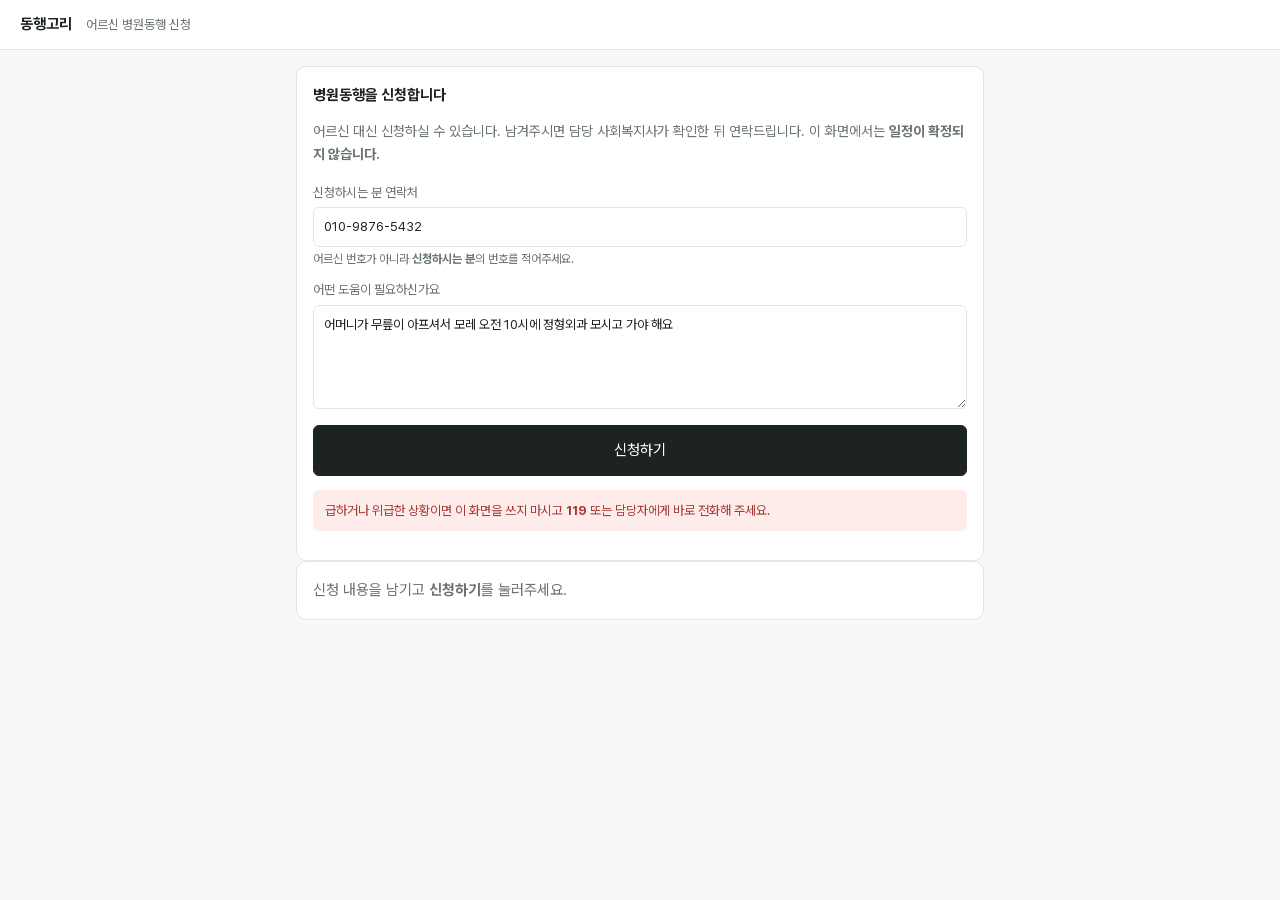
<file: frontend/public/index.html>
<!doctype html>
<html lang="ko">
<head>
<meta charset="utf-8">
<meta name="viewport" content="width=device-width, initial-scale=1">
<title>동행고리 — 병원동행 신청</title>
<link rel="stylesheet" href="fonts/pretendard.css">
<link rel="stylesheet" href="style.css">
</head>
<body class="guardian">

<header class="topbar">
  <div>
    <strong>동행고리</strong>
    <span class="sub">어르신 병원동행 신청</span>
  </div>
</header>

<main class="single">
  <section class="panel">
    <h2>병원동행을 신청합니다</h2>
    <p class="lead">
      어르신 대신 신청하실 수 있습니다. 남겨주시면 담당 사회복지사가 확인한 뒤
      연락드립니다. 이 화면에서는 <b>일정이 확정되지 않습니다.</b>
    </p>

    <label>신청하시는 분 연락처
      <input id="phone" inputmode="tel" placeholder="010-0000-0000" value="010-9876-5432">
      <span class="help">어르신 번호가 아니라 <b>신청하시는 분</b>의 번호를 적어주세요.</span>
    </label>

    <label>어떤 도움이 필요하신가요
      <textarea id="utterance" rows="4"
        placeholder="예) 어머니가 무릎이 아프셔서 모레 오전에 정형외과 모시고 가야 해요">어머니가 무릎이 아프셔서 모레 오전 10시에 정형외과 모시고 가야 해요</textarea>
    </label>

    <button id="btnSubmit" class="primary wide">신청하기</button>

    <p class="notice">
      급하거나 위급한 상황이면 이 화면을 쓰지 마시고 <b>119</b> 또는 담당자에게
      바로 전화해 주세요.
    </p>
  </section>

  <section class="panel">
    <div id="result" class="empty">신청 내용을 남기고 <b>신청하기</b>를 눌러주세요.</div>
  </section>
</main>

<script type="module" src="guardian.js"></script>
</body>
</html>
</file>
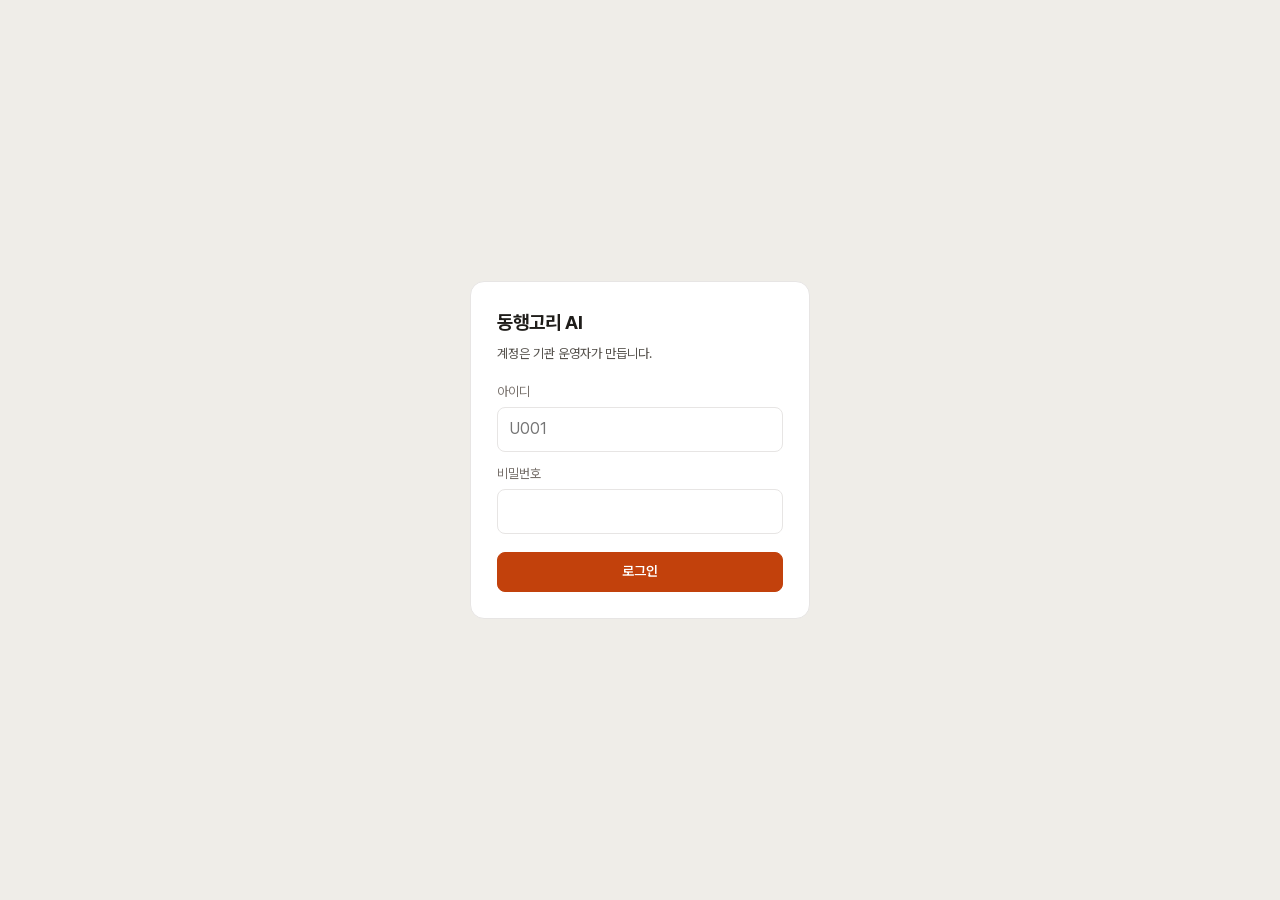
<file: frontend/public/console/index.html>
<!doctype html>
<html lang="ko">
<head>
<meta charset="utf-8">
<meta name="viewport" content="width=device-width, initial-scale=1">
<title>동행고리 AI — 사회복지사 콘솔</title>
<link rel="stylesheet" href="../fonts/pretendard.css">
<link rel="stylesheet" href="console.css">
</head>
<body>

<!-- 로그인 전 -->
<section id="view-login">
  <div class="login-card">
    <h2>동행고리 AI</h2>
    <p>계정은 기관 운영자가 만듭니다.</p>
    <div id="loginError" class="err hidden"></div>
    <label for="loginId">아이디</label>
    <input id="loginId" type="text" placeholder="U001" autocomplete="username">
    <label for="loginPassword">비밀번호</label>
    <input id="loginPassword" type="password" autocomplete="current-password">
    <button id="btnLogin" class="btn primary">로그인</button>
  </div>
</section>

<!-- 로그인 후 -->
<div id="app" class="hidden">
  <nav class="nav">
    <div class="brand"><span class="dot"></span>동행고리 AI</div>
    <button class="nav-item" data-screen="home">홈</button>
    <button class="nav-item" data-screen="requests">요청<span class="n" id="navReqN"></span></button>
    <button class="nav-item" data-screen="newintake" data-perm="intake.edit">새 접수</button>
    <button class="nav-item" data-screen="schedule">일정</button>
    <button class="nav-item" data-screen="elders">어르신</button>
    <button class="nav-item" data-screen="records">사후기록<span class="n" id="navRecN"></span></button>
    <div class="nav-foot">
      <!-- 감사 로그는 권한이 있는 사람에게만 보인다. 동행매니저는 자기가
           담당하지 않은 어르신의 확정 이력까지 볼 이유가 없다. -->
      <button class="nav-item" data-screen="audit" data-perm="audit.view">감사 로그</button>
      <button class="nav-item" data-screen="settings">설정</button>
      <div class="who" id="whoami"></div>
      <button id="btnLogout" class="btn ghost sm" style="padding-left:0">로그아웃</button>
    </div>
  </nav>
  <main class="main" id="main"></main>
</div>

<script type="module" src="app.js"></script>
</body>
</html>
</file>
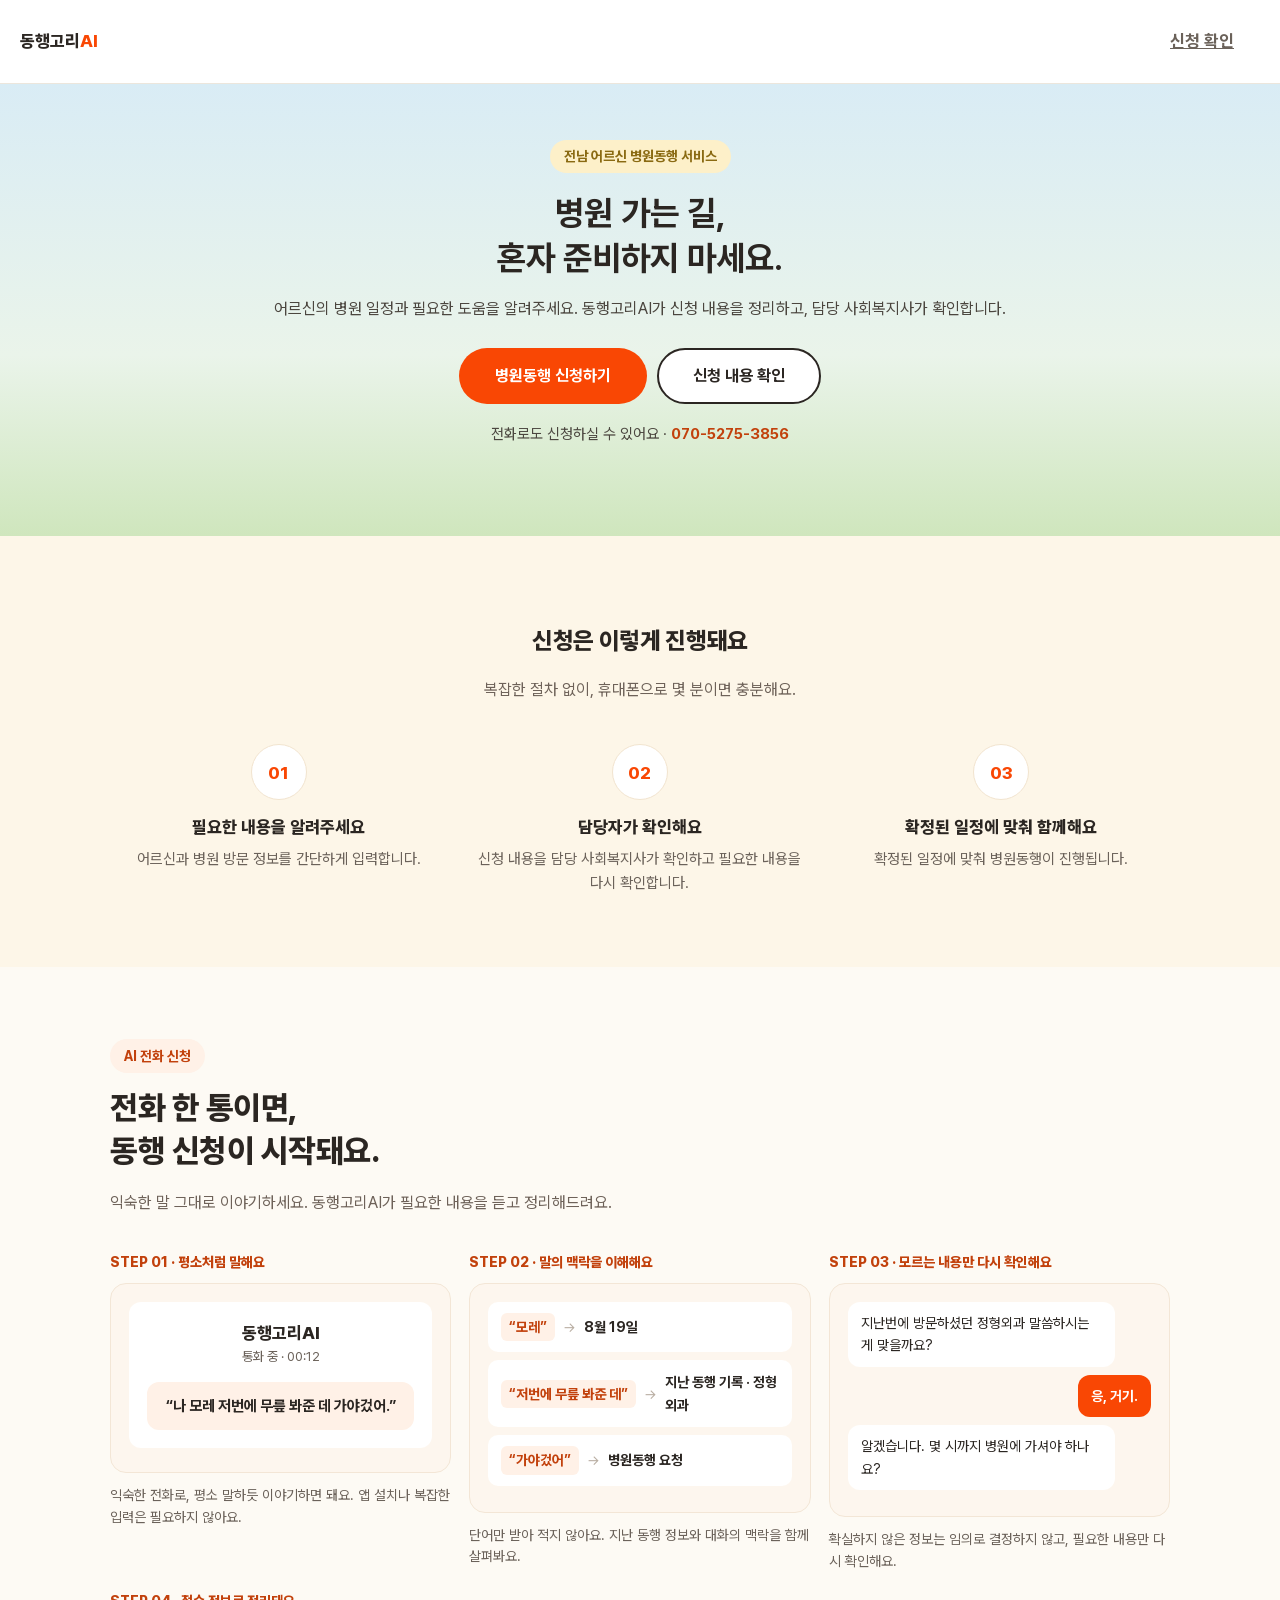
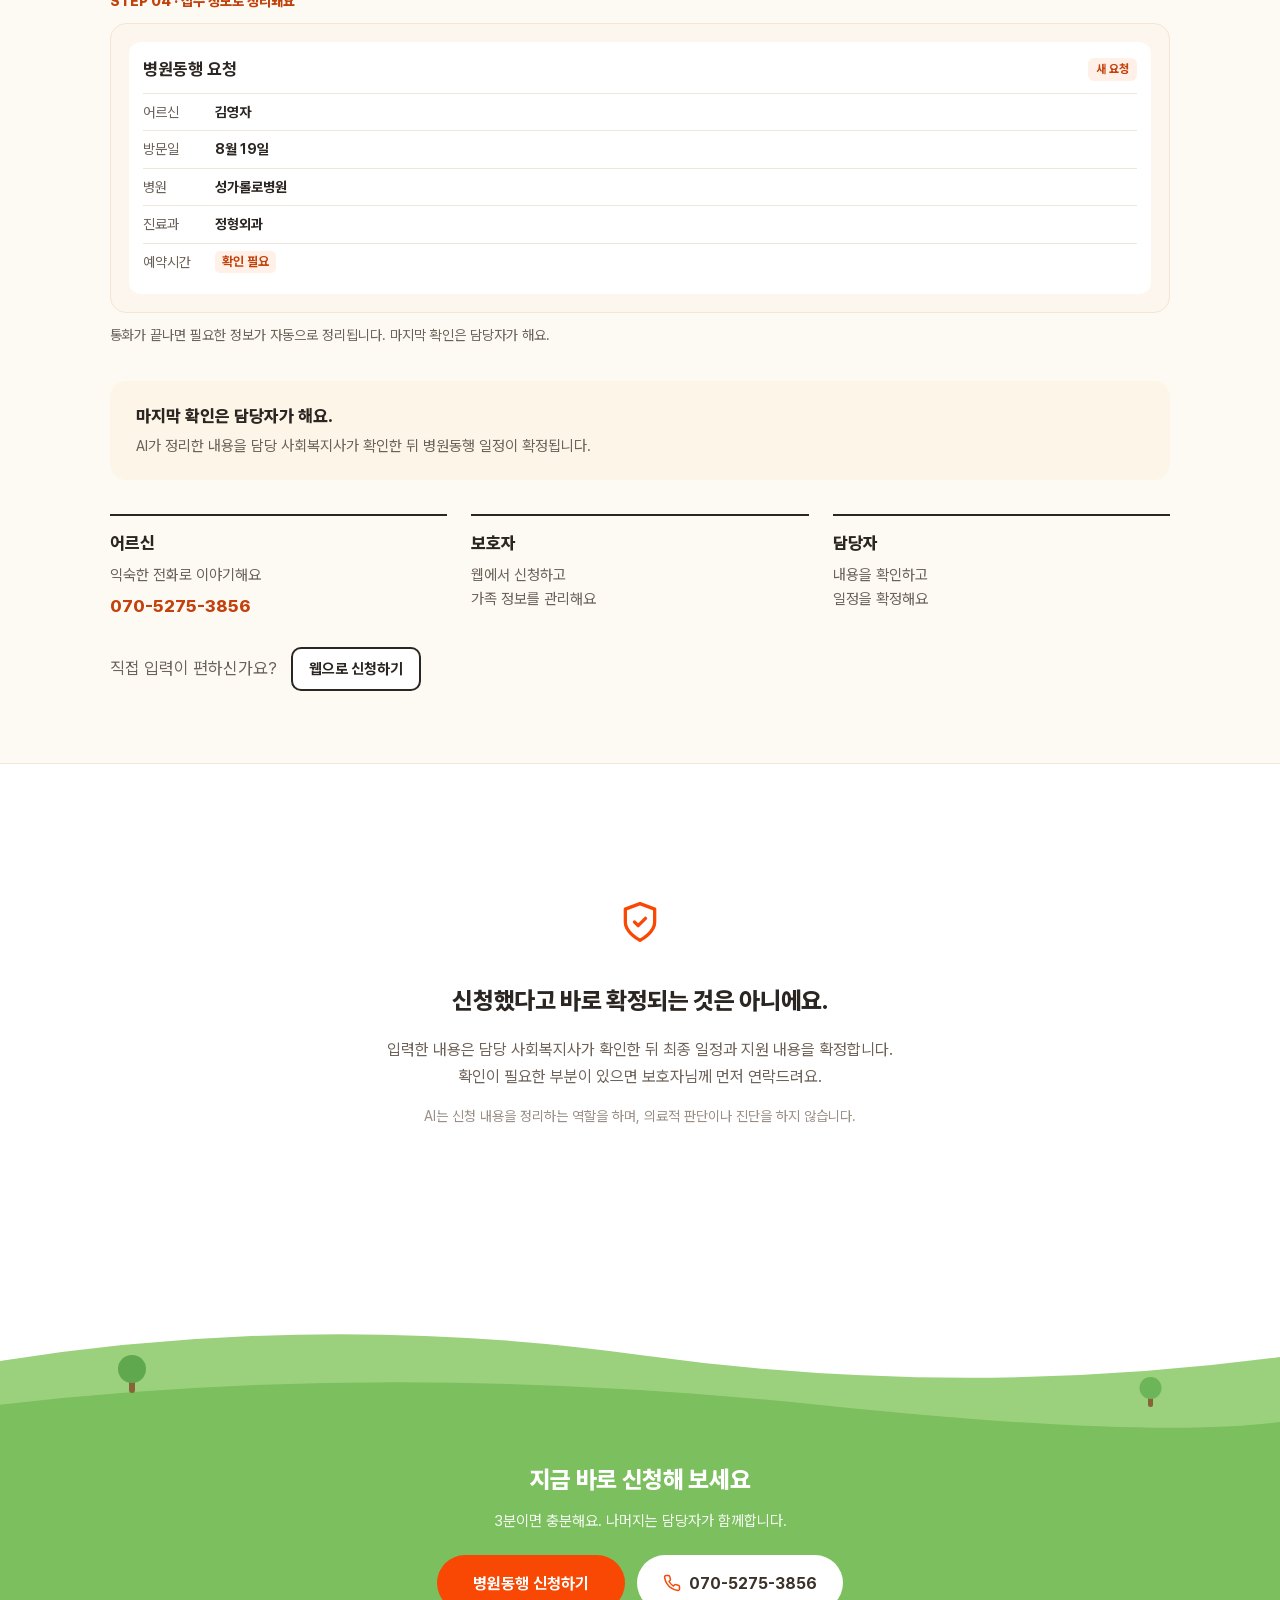
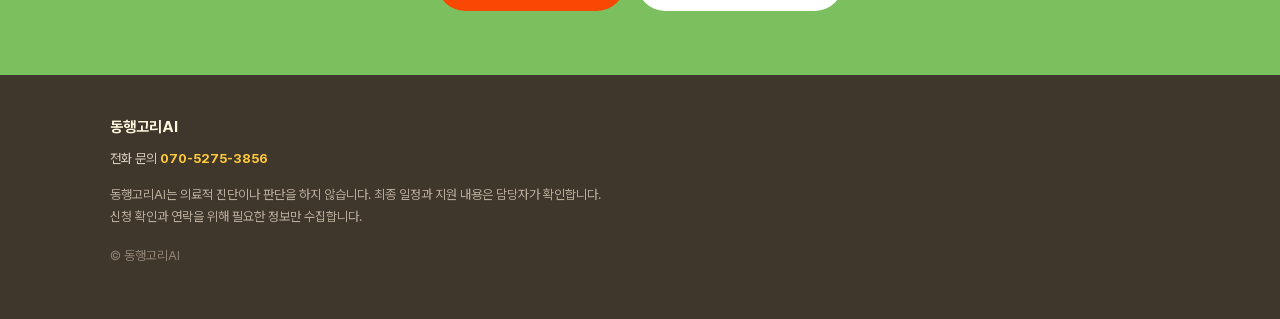
<file: frontend/public/portal/index.html>
<!doctype html>
<html lang="ko">
<head>
<meta charset="utf-8">
<meta name="viewport" content="width=device-width, initial-scale=1">
<title>동행고리 AI — 병원동행 신청</title>
<link rel="stylesheet" href="../fonts/pretendard.css">
<link rel="stylesheet" href="portal.css">
</head>
<body>

<header class="top">
  <div class="brand">동행고리<span>AI</span></div>
  <div class="grow"></div>
  <button id="btnLookupTop" class="btn text">신청 확인</button>
</header>

<main id="main"></main>

<script type="module" src="portal.js"></script>
</body>
</html>
</file>
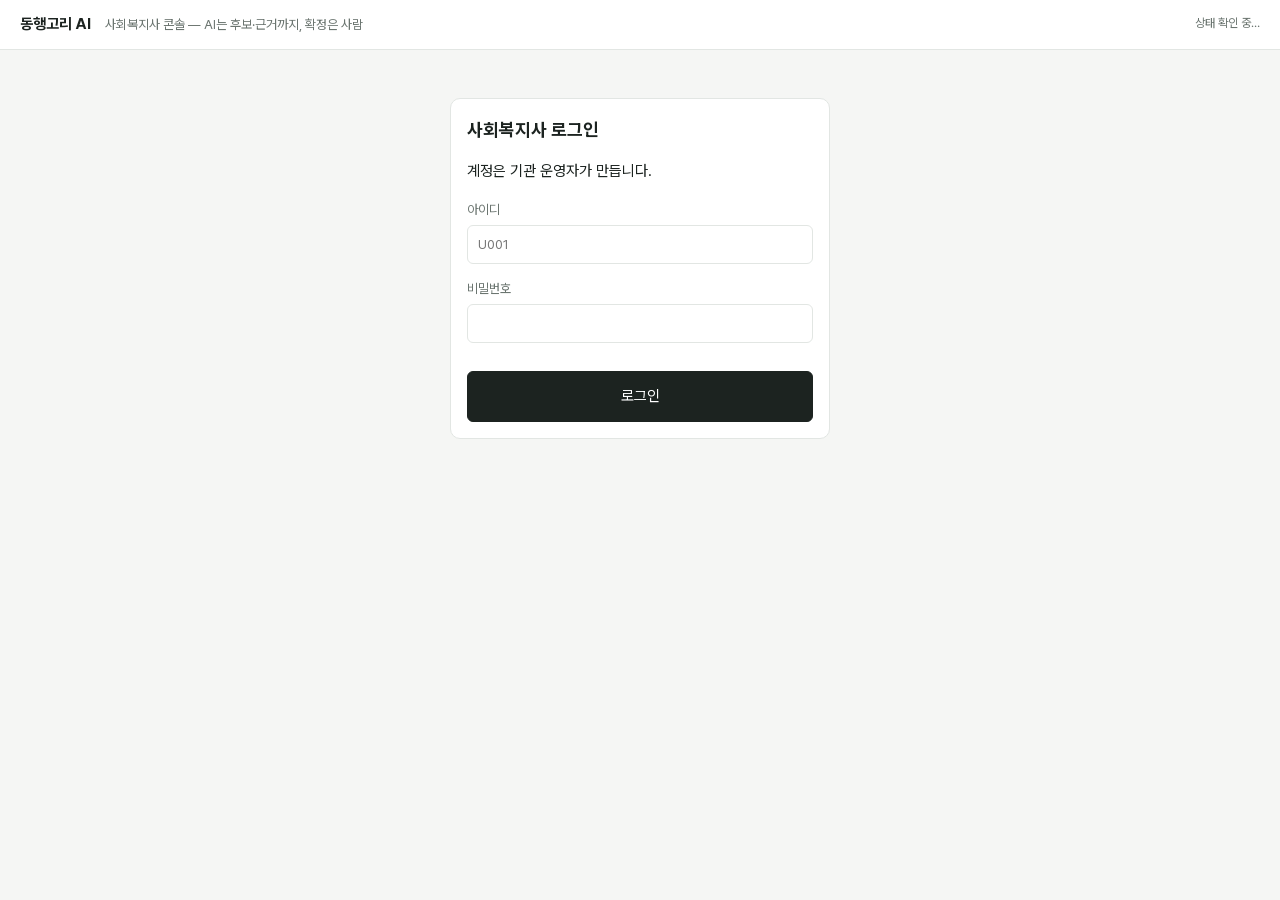
<file: frontend/public/staff/index.html>
<!doctype html>
<html lang="ko">
<head>
<meta charset="utf-8">
<meta name="viewport" content="width=device-width, initial-scale=1">
<title>동행고리 AI — 사회복지사</title>
<link rel="stylesheet" href="../fonts/pretendard.css">
<link rel="stylesheet" href="../style.css">
</head>
<body>

<header class="topbar">
  <div>
    <strong>동행고리 AI</strong>
    <span class="sub">사회복지사 콘솔 — AI는 후보·근거까지, 확정은 사람</span>
  </div>
  <div class="who">
    <span id="whoami"></span>
    <button id="btnLogout" class="linkish hidden">로그아웃</button>
  </div>
  <div class="status" id="sysStatus">상태 확인 중…</div>
</header>

<!--
  로그인 화면. 백엔드가 토큰으로 신원을 확인하므로 화면도 여기서 받는다.
  토큰은 sessionStorage 에 둔다 — 공용 PC 에서 탭을 닫으면 사라지게(api.js 참조).

  배포에서는 이 경로(/staff)를 Cloudflare Access 나 nginx 기본 인증 뒤에 두는
  것을 권장한다. 화면 자체를 감추면 로그인 폼이 무차별 대입의 표적이 되지
  않는다 — API 는 토큰으로 이미 지켜지므로 이건 추가 방어선이다.
  frontend/nginx.conf 와 docs/DEPLOY-ACCESS.md 참조.
-->
<section class="panel login" id="view-login">
  <h2>사회복지사 로그인</h2>
  <p class="dim">계정은 기관 운영자가 만듭니다.</p>
  <label>아이디
    <input id="loginId" type="text" autocomplete="username" placeholder="U001" autocapitalize="off">
  </label>
  <label>비밀번호
    <input id="loginPassword" type="password" autocomplete="current-password">
  </label>
  <button id="btnLogin" class="primary wide">로그인</button>
  <div id="loginError" class="bad hidden"></div>
</section>

<div id="app" class="hidden">

<nav class="tabs">
  <button class="tab active" data-view="queue">접수 대기</button>
  <button class="tab" data-view="intake">새 접수</button>
  <button class="tab" data-view="post">사후기록</button>
  <button class="tab" data-view="audit">감사 로그</button>
</nav>

<main class="single">

  <!-- ── 접수 대기 (화면 01) ─────────────────────────── -->
  <section class="panel view" id="view-queue">
    <div class="counts" id="counts"></div>
    <table class="list" id="queue"><tbody></tbody></table>
  </section>

  <!-- ── 새 접수 (화면 02 → 03) ──────────────────────── -->
  <section class="panel view hidden" id="view-intake">
    <div class="two">
      <div>
        <label>발신번호 <input id="phone" value="010-1234-5678"></label>
        <label>발화
          <textarea id="utterance" rows="3">모레 정형외과 가야겄어. 저번에 무릎 봐준 데</textarea>
        </label>
        <label>채널
          <select id="channel">
            <option>전화</option><option>앱·웹(보호자)</option><option>직접(기관)</option>
          </select>
        </label>
        <div class="row">
          <button id="btnIntake" class="primary">접수카드 만들기</button>
          <button id="btnRec">● 녹음</button>
          <input type="file" id="audioFile" accept="audio/*" hidden>
          <button id="btnPick">음성 파일</button>
        </div>
        <div class="hint" id="recHint"></div>
        <details class="samples">
          <summary>시연 발화 모음</summary>
          <button class="sample" data-phone="010-1234-5678" data-text="모레 정형외과 가야겄어. 저번에 무릎 봐준 데">단골 → 확인됨</button>
          <button class="sample" data-phone="010-1234-5678" data-text="내일 아니고 모레 3시에 정형외과 가야 해">자기수정 + 시각 모호</button>
          <button class="sample" data-phone="010-7777-8888" data-text="내일 그 큰 병원 좀 가야 쓰겄는디">이력 없음</button>
          <button class="sample" data-phone="010-9876-5432" data-text="우리 어매 병원 좀 델꼬 가야 쓰겄는디">보호자 대리</button>
          <button class="sample" data-phone="010-0000-0000" data-text="병원 좀 가야 해">미등록 번호</button>
          <button class="sample" data-phone="010-1234-5678" data-text="가슴이 답답하고 숨이 차">긴급</button>
          <button class="sample" data-phone="010-1234-5678" data-text="고맙습니다 수고하세요">확신 낮은 긴급</button>
        </details>
      </div>
      <div id="result" class="empty">왼쪽에서 발화를 넣으세요.</div>
    </div>
  </section>

  <!-- ── 접수카드 한 건 (행 클릭으로 들어온다) ────────── -->
  <section class="panel view hidden" id="view-card">
    <div class="card-head">
      <button id="btnBack">← 접수 대기</button>
      <strong id="cardTitle"></strong>
    </div>
    <div id="cardBody"></div>
  </section>

  <!-- ── 사후기록 (화면 05) ──────────────────────────── -->
  <section class="panel view hidden" id="view-post">
    <label>접수 번호 <input id="prIntakeId" value="0" size="6"></label>
    <label>대상자 번호 <input id="prPhone" value="010-1234-5678"></label>
    <label>동행 후 메모 (음성 메모를 옮겨 적었다고 가정)
      <textarea id="prMemo" rows="3">무릎 주사 맞았고 다음 진료 2주 뒤, 약국 들렀어요. 계단 힘들어하셨습니다.</textarea>
    </label>
    <button id="btnPost" class="primary">기록 초안 만들기</button>
    <div id="postResult" class="empty">메모를 넣고 초안을 만드세요.</div>
  </section>

  <!-- ── 감사 로그 ───────────────────────────────────── -->
  <section class="panel view hidden" id="view-audit">
    <table class="list" id="audit"><tbody></tbody></table>
  </section>

</main>
</div><!-- #app -->

<script type="module" src="staff.js"></script>
</body>
</html>
</file>
<file: frontend/public/fonts/pretendard.css>
/* Pretendard — 자체 호스팅.
 *
 * 디자인 목업이 쓰는 글꼴이다. 목업은 jsDelivr CDN 에서 받아오는데, 여기서는
 * 파일을 우리 서버에 두고 우리가 내려준다. 화면에 외부에서 받아오는 것이
 * 하나도 없다는 성질을 지키려는 것이다 — 본선장 네트워크에서 CDN 이 느리면
 * 글자가 늦게 뜨고, 그 서버가 바뀌면 우리 화면이 따라 바뀐다.
 *
 * unicode-range 로 쪼개져 있어 브라우저가 **실제로 쓰는 글자 범위만** 받는다.
 * 전부 합치면 2.8MB 지만 한 화면에서 받는 것은 그중 일부다.
 *
 * SIL Open Font License 1.1 (orioncactus/pretendard). LICENSE 참조.
 */

@font-face{font-family:'Pretendard Variable';font-style:normal;font-display:swap;font-weight:45 920;src:url('pretendard-00.woff2') format('woff2-variations');unicode-range:U+f9ca-fa0b,U+ff03-ff05,U+ff07,U+ff0a-ff0b,U+ff0d-ff19,U+ff1b,U+ff1d,U+ff20-ff5b,U+ff5d,U+ffe0-ffe3,U+ffe5-ffe6}
@font-face{font-family:'Pretendard Variable';font-style:normal;font-display:swap;font-weight:45 920;src:url('pretendard-01.woff2') format('woff2-variations');unicode-range:U+d723-d728,U+d72a-d733,U+d735-d748,U+d74a-d74f,U+d752-d753,U+d755-d757,U+d75a-d75f,U+d762-d764,U+d766-d768,U+d76a-d76b,U+d76d-d76f,U+d771-d787,U+d789-d78b,U+d78d-d78f,U+d791-d797,U+d79a,U+d79c,U+d79e-d7a3,U+f900-f909,U+f90b-f92e}
@font-face{font-family:'Pretendard Variable';font-style:normal;font-display:swap;font-weight:45 920;src:url('pretendard-02.woff2') format('woff2-variations');unicode-range:U+d679-d68b,U+d68e-d69e,U+d6a0,U+d6a2-d6a7,U+d6a9-d6c3,U+d6c6-d6c7,U+d6c9-d6cb,U+d6cd-d6d3,U+d6d5-d6d6,U+d6d8-d6e3,U+d6e5-d6e7,U+d6e9-d6fb,U+d6fd-d717,U+d719-d71f,U+d721-d722}
@font-face{font-family:'Pretendard Variable';font-style:normal;font-display:swap;font-weight:45 920;src:url('pretendard-03.woff2') format('woff2-variations');unicode-range:U+d5bc-d5c7,U+d5ca-d5cb,U+d5cd-d5cf,U+d5d1-d5d7,U+d5d9-d5da,U+d5dc,U+d5de-d5e3,U+d5e6-d5e7,U+d5e9-d5eb,U+d5ed-d5f6,U+d5f8,U+d5fa-d5ff,U+d602-d603,U+d605-d607,U+d609-d60f,U+d612-d613,U+d616-d61b,U+d61d-d637,U+d63a-d63b,U+d63d-d63f,U+d641-d647,U+d64a-d64c,U+d64e-d653,U+d656-d657,U+d659-d65b,U+d65d-d666,U+d668,U+d66a-d678}
@font-face{font-family:'Pretendard Variable';font-style:normal;font-display:swap;font-weight:45 920;src:url('pretendard-04.woff2') format('woff2-variations');unicode-range:U+d507,U+d509-d50b,U+d50d-d513,U+d515-d53b,U+d53e-d53f,U+d541-d543,U+d545-d54c,U+d54e,U+d550,U+d552-d557,U+d55a-d55b,U+d55d-d55f,U+d561-d564,U+d566-d567,U+d56a,U+d56c,U+d56e-d573,U+d576-d577,U+d579-d583,U+d585-d586,U+d58a-d5a4,U+d5a6-d5bb}
@font-face{font-family:'Pretendard Variable';font-style:normal;font-display:swap;font-weight:45 920;src:url('pretendard-05.woff2') format('woff2-variations');unicode-range:U+d464-d477,U+d47a-d47b,U+d47d-d47f,U+d481-d487,U+d489-d48a,U+d48c,U+d48e-d4e7,U+d4e9-d503,U+d505-d506}
@font-face{font-family:'Pretendard Variable';font-style:normal;font-display:swap;font-weight:45 920;src:url('pretendard-06.woff2') format('woff2-variations');unicode-range:U+d3bf-d3c7,U+d3ca-d3cf,U+d3d1-d3eb,U+d3ee-d3ef,U+d3f1-d3f3,U+d3f5-d3fb,U+d3fd-d400,U+d402-d45b,U+d45d-d463}
@font-face{font-family:'Pretendard Variable';font-style:normal;font-display:swap;font-weight:45 920;src:url('pretendard-07.woff2') format('woff2-variations');unicode-range:U+d2ff,U+d302-d304,U+d306-d30b,U+d30f,U+d311-d313,U+d315-d31b,U+d31e,U+d322-d324,U+d326-d327,U+d32a-d32b,U+d32d-d32f,U+d331-d337,U+d339-d33c,U+d33e-d37b,U+d37e-d37f,U+d381-d383,U+d385-d38b,U+d38e-d390,U+d392-d397,U+d39a-d39b,U+d39d-d39f,U+d3a1-d3a7,U+d3a9-d3aa,U+d3ac,U+d3ae-d3b3,U+d3b5-d3b7,U+d3b9-d3bb,U+d3bd-d3be}
@font-face{font-family:'Pretendard Variable';font-style:normal;font-display:swap;font-weight:45 920;src:url('pretendard-08.woff2') format('woff2-variations');unicode-range:U+d257-d27f,U+d281-d29b,U+d29d-d29f,U+d2a1-d2ab,U+d2ad-d2b7,U+d2ba-d2bb,U+d2bd-d2bf,U+d2c1-d2c7,U+d2c9-d2ef,U+d2f2-d2f3,U+d2f5-d2f7,U+d2f9-d2fe}
@font-face{font-family:'Pretendard Variable';font-style:normal;font-display:swap;font-weight:45 920;src:url('pretendard-09.woff2') format('woff2-variations');unicode-range:U+d1b4,U+d1b6-d1f3,U+d1f5-d22b,U+d22e-d22f,U+d231-d233,U+d235-d23b,U+d23d-d240,U+d242-d256}
@font-face{font-family:'Pretendard Variable';font-style:normal;font-display:swap;font-weight:45 920;src:url('pretendard-10.woff2') format('woff2-variations');unicode-range:U+d105-d12f,U+d132-d133,U+d135-d137,U+d139-d13f,U+d141-d142,U+d144,U+d146-d14b,U+d14e-d14f,U+d151-d153,U+d155-d15b,U+d15e-d187,U+d189-d19f,U+d1a2-d1a3,U+d1a5-d1a7,U+d1a9-d1af,U+d1b2-d1b3}
@font-face{font-family:'Pretendard Variable';font-style:normal;font-display:swap;font-weight:45 920;src:url('pretendard-11.woff2') format('woff2-variations');unicode-range:U+d04b-d04f,U+d051-d057,U+d059-d06b,U+d06d-d06f,U+d071-d073,U+d075-d07b,U+d07e-d0a3,U+d0a6-d0a7,U+d0a9-d0ab,U+d0ad-d0b3,U+d0b6,U+d0b8,U+d0ba-d0bf,U+d0c2-d0c3,U+d0c5-d0c7,U+d0c9-d0cf,U+d0d2,U+d0d6-d0db,U+d0de-d0df,U+d0e1-d0e3,U+d0e5-d0eb,U+d0ee-d0f0,U+d0f2-d104}
@font-face{font-family:'Pretendard Variable';font-style:normal;font-display:swap;font-weight:45 920;src:url('pretendard-12.woff2') format('woff2-variations');unicode-range:U+cfa2-cfc3,U+cfc5-cfdf,U+cfe2-cfe3,U+cfe5-cfe7,U+cfe9-cff4,U+cff6-cffb,U+cffd-cfff,U+d001-d003,U+d005-d017,U+d019-d033,U+d036-d037,U+d039-d03b,U+d03d-d04a}
@font-face{font-family:'Pretendard Variable';font-style:normal;font-display:swap;font-weight:45 920;src:url('pretendard-13.woff2') format('woff2-variations');unicode-range:U+cef0-cef3,U+cef6,U+cef9-ceff,U+cf01-cf03,U+cf05-cf07,U+cf09-cf0f,U+cf11-cf12,U+cf14-cf1b,U+cf1d-cf1f,U+cf21-cf2f,U+cf31-cf53,U+cf56-cf57,U+cf59-cf5b,U+cf5d-cf63,U+cf66,U+cf68,U+cf6a-cf6f,U+cf71-cf84,U+cf86-cf8b,U+cf8d-cfa1}
@font-face{font-family:'Pretendard Variable';font-style:normal;font-display:swap;font-weight:45 920;src:url('pretendard-14.woff2') format('woff2-variations');unicode-range:U+ce3c-ce57,U+ce5a-ce5b,U+ce5d-ce5f,U+ce61-ce67,U+ce6a,U+ce6c,U+ce6e-ce73,U+ce76-ce77,U+ce79-ce7b,U+ce7d-ce83,U+ce85-ce88,U+ce8a-ce8f,U+ce91-ce93,U+ce95-ce97,U+ce99-ce9f,U+cea2,U+cea4-ceab,U+cead-cee3,U+cee6-cee7,U+cee9-ceeb,U+ceed-ceef}
@font-face{font-family:'Pretendard Variable';font-style:normal;font-display:swap;font-weight:45 920;src:url('pretendard-15.woff2') format('woff2-variations');unicode-range:U+cd92-cd93,U+cd96-cd97,U+cd99-cd9b,U+cd9d-cda3,U+cda6-cda8,U+cdaa-cdaf,U+cdb1-cdc3,U+cdc5-cdcb,U+cdcd-cde7,U+cde9-ce03,U+ce05-ce1f,U+ce22-ce34,U+ce36-ce3b}
@font-face{font-family:'Pretendard Variable';font-style:normal;font-display:swap;font-weight:45 920;src:url('pretendard-16.woff2') format('woff2-variations');unicode-range:U+ccef-cd07,U+cd0a-cd0b,U+cd0d-cd1a,U+cd1c,U+cd1e-cd2b,U+cd2d-cd5b,U+cd5d-cd77,U+cd79-cd91}
@font-face{font-family:'Pretendard Variable';font-style:normal;font-display:swap;font-weight:45 920;src:url('pretendard-17.woff2') format('woff2-variations');unicode-range:U+cc3f-cc43,U+cc46-cc47,U+cc49-cc4b,U+cc4d-cc53,U+cc55-cc58,U+cc5a-cc5f,U+cc61-cc97,U+cc9a-cc9b,U+cc9d-cc9f,U+cca1-cca7,U+ccaa,U+ccac,U+ccae-ccb3,U+ccb6-ccb7,U+ccb9-ccbb,U+ccbd-cccf,U+ccd1-cce3,U+cce5-ccee}
@font-face{font-family:'Pretendard Variable';font-style:normal;font-display:swap;font-weight:45 920;src:url('pretendard-18.woff2') format('woff2-variations');unicode-range:U+cb91-cbd3,U+cbd5-cbe3,U+cbe5-cc0b,U+cc0e-cc0f,U+cc11-cc13,U+cc15-cc1b,U+cc1d-cc20,U+cc23-cc27,U+cc2a-cc2b,U+cc2d,U+cc2f,U+cc31-cc37,U+cc3a,U+cc3c}
@font-face{font-family:'Pretendard Variable';font-style:normal;font-display:swap;font-weight:45 920;src:url('pretendard-19.woff2') format('woff2-variations');unicode-range:U+caf4-cb47,U+cb4a-cb90}
@font-face{font-family:'Pretendard Variable';font-style:normal;font-display:swap;font-weight:45 920;src:url('pretendard-20.woff2') format('woff2-variations');unicode-range:U+ca4a-ca4b,U+ca4e-ca4f,U+ca51-ca53,U+ca55-ca5b,U+ca5d-ca60,U+ca62-ca83,U+ca85-cabb,U+cabe-cabf,U+cac1-cac3,U+cac5-cacb,U+cacd-cad0,U+cad2,U+cad4-cad8,U+cada-caf3}
@font-face{font-family:'Pretendard Variable';font-style:normal;font-display:swap;font-weight:45 920;src:url('pretendard-21.woff2') format('woff2-variations');unicode-range:U+c996-c997,U+c99a-c99c,U+c99e-c9bf,U+c9c2-c9c3,U+c9c5-c9c7,U+c9c9-c9cf,U+c9d2,U+c9d4,U+c9d7-c9d8,U+c9db,U+c9de-c9df,U+c9e1-c9e3,U+c9e5-c9e6,U+c9e8-c9eb,U+c9ee-c9f0,U+c9f2-c9f7,U+c9f9-ca0b,U+ca0d-ca28,U+ca2a-ca49}
@font-face{font-family:'Pretendard Variable';font-style:normal;font-display:swap;font-weight:45 920;src:url('pretendard-22.woff2') format('woff2-variations');unicode-range:U+c8e9-c8f4,U+c8f6-c8fb,U+c8fe-c8ff,U+c901-c903,U+c905-c90b,U+c90e-c910,U+c912-c917,U+c919-c92b,U+c92d-c94f,U+c951-c953,U+c955-c96b,U+c96d-c973,U+c975-c987,U+c98a-c98b,U+c98d-c98f,U+c991-c995}
@font-face{font-family:'Pretendard Variable';font-style:normal;font-display:swap;font-weight:45 920;src:url('pretendard-23.woff2') format('woff2-variations');unicode-range:U+c841-c84b,U+c84d-c86f,U+c872-c873,U+c875-c877,U+c879-c87f,U+c882-c884,U+c887-c88a,U+c88d-c8c3,U+c8c5-c8df,U+c8e1-c8e8}
@font-face{font-family:'Pretendard Variable';font-style:normal;font-display:swap;font-weight:45 920;src:url('pretendard-24.woff2') format('woff2-variations');unicode-range:U+c779-c77b,U+c77e-c782,U+c786,U+c78b,U+c78d,U+c78f,U+c792-c793,U+c795,U+c797,U+c799-c79f,U+c7a2,U+c7a7-c7ab,U+c7ae-c7bb,U+c7bd-c7c0,U+c7c2-c7c7,U+c7c9-c7dc,U+c7de-c7ff,U+c802-c803,U+c805-c807,U+c809,U+c80b-c80f,U+c812,U+c814,U+c817-c81b,U+c81e-c81f,U+c821-c823,U+c825-c82e,U+c830-c837,U+c839-c83b,U+c83d-c840}
@font-face{font-family:'Pretendard Variable';font-style:normal;font-display:swap;font-weight:45 920;src:url('pretendard-25.woff2') format('woff2-variations');unicode-range:U+c6bb-c6bf,U+c6c2,U+c6c4,U+c6c6-c6cb,U+c6ce-c6cf,U+c6d1-c6d3,U+c6d5-c6db,U+c6dd-c6df,U+c6e1-c6e7,U+c6e9-c6eb,U+c6ed-c6ef,U+c6f1-c6f8,U+c6fa-c703,U+c705-c707,U+c709-c70b,U+c70d-c716,U+c718,U+c71a-c71f,U+c722-c723,U+c725-c727,U+c729-c734,U+c736-c73b,U+c73e-c73f,U+c741-c743,U+c745-c74b,U+c74e-c750,U+c752-c757,U+c759-c773,U+c776-c777}
@font-face{font-family:'Pretendard Variable';font-style:normal;font-display:swap;font-weight:45 920;src:url('pretendard-26.woff2') format('woff2-variations');unicode-range:U+c5f5-c5fb,U+c5fe,U+c602-c605,U+c607,U+c609-c60f,U+c611-c61a,U+c61c-c623,U+c626-c627,U+c629-c62b,U+c62d,U+c62f-c632,U+c636,U+c638,U+c63a-c63f,U+c642-c643,U+c645-c647,U+c649-c652,U+c656-c65b,U+c65d-c65f,U+c661-c663,U+c665-c677,U+c679-c67b,U+c67d-c693,U+c696-c697,U+c699-c69b,U+c69d-c6a3,U+c6a6,U+c6a8,U+c6aa-c6af,U+c6b2-c6b3,U+c6b5-c6b7,U+c6b9-c6ba}
@font-face{font-family:'Pretendard Variable';font-style:normal;font-display:swap;font-weight:45 920;src:url('pretendard-27.woff2') format('woff2-variations');unicode-range:U+c517-c527,U+c52a-c52b,U+c52d-c52f,U+c531-c538,U+c53a,U+c53c,U+c53e-c543,U+c546-c547,U+c54b,U+c54d-c552,U+c556,U+c55a-c55b,U+c55d,U+c55f,U+c562-c563,U+c565-c567,U+c569-c56f,U+c572,U+c574,U+c576-c57b,U+c57e-c57f,U+c581-c583,U+c585-c586,U+c588-c58b,U+c58e,U+c590,U+c592-c596,U+c599-c5b3,U+c5b6-c5b7,U+c5ba,U+c5be-c5c3,U+c5ca-c5cb,U+c5cd,U+c5cf,U+c5d2-c5d3,U+c5d5-c5d7,U+c5d9-c5df,U+c5e1-c5e2,U+c5e4,U+c5e6-c5eb,U+c5ef,U+c5f1-c5f3}
@font-face{font-family:'Pretendard Variable';font-style:normal;font-display:swap;font-weight:45 920;src:url('pretendard-28.woff2') format('woff2-variations');unicode-range:U+c475-c4ef,U+c4f2-c4f3,U+c4f5-c4f7,U+c4f9-c4ff,U+c502-c50b,U+c50d-c516}
@font-face{font-family:'Pretendard Variable';font-style:normal;font-display:swap;font-weight:45 920;src:url('pretendard-29.woff2') format('woff2-variations');unicode-range:U+c3d0-c3d7,U+c3da-c3db,U+c3dd-c3de,U+c3e1-c3ec,U+c3ee-c3f3,U+c3f5-c42b,U+c42d-c463,U+c466-c474}
@font-face{font-family:'Pretendard Variable';font-style:normal;font-display:swap;font-weight:45 920;src:url('pretendard-30.woff2') format('woff2-variations');unicode-range:U+c32b-c367,U+c36a-c36b,U+c36d-c36f,U+c371-c377,U+c37a-c37b,U+c37e-c383,U+c385-c387,U+c389-c3cf}
@font-face{font-family:'Pretendard Variable';font-style:normal;font-display:swap;font-weight:45 920;src:url('pretendard-31.woff2') format('woff2-variations');unicode-range:U+c26a-c26b,U+c26d-c26f,U+c271-c273,U+c275-c27b,U+c27e-c287,U+c289-c28f,U+c291-c297,U+c299-c29a,U+c29c-c2a3,U+c2a5-c2a7,U+c2a9-c2ab,U+c2ad-c2b3,U+c2b6,U+c2b8,U+c2ba-c2bb,U+c2bd-c2db,U+c2de-c2df,U+c2e1-c2e2,U+c2e5-c2ea,U+c2ee,U+c2f0,U+c2f2-c2f5,U+c2f7,U+c2fa-c2fb,U+c2fd-c2ff,U+c301-c307,U+c309-c30c,U+c30e-c312,U+c315-c323,U+c325-c328,U+c32a}
@font-face{font-family:'Pretendard Variable';font-style:normal;font-display:swap;font-weight:45 920;src:url('pretendard-32.woff2') format('woff2-variations');unicode-range:U+c1bc-c1c3,U+c1c5-c1df,U+c1e1-c1fb,U+c1fd-c203,U+c205-c20c,U+c20e,U+c210-c217,U+c21a-c21b,U+c21d-c21e,U+c221-c227,U+c229-c22a,U+c22c,U+c22e,U+c230,U+c233-c24f,U+c251-c257,U+c259-c269}
@font-face{font-family:'Pretendard Variable';font-style:normal;font-display:swap;font-weight:45 920;src:url('pretendard-33.woff2') format('woff2-variations');unicode-range:U+c101-c11b,U+c11f,U+c121-c123,U+c125-c12b,U+c12e,U+c132-c137,U+c13a-c13b,U+c13d-c13f,U+c141-c147,U+c14a,U+c14c-c153,U+c155-c157,U+c159-c15b,U+c15d-c166,U+c169-c16f,U+c171-c177,U+c179-c18b,U+c18e-c18f,U+c191-c193,U+c195-c19b,U+c19d-c19e,U+c1a0,U+c1a2-c1a4,U+c1a6-c1bb}
@font-face{font-family:'Pretendard Variable';font-style:normal;font-display:swap;font-weight:45 920;src:url('pretendard-34.woff2') format('woff2-variations');unicode-range:U+c049-c057,U+c059-c05b,U+c05d-c05f,U+c061-c067,U+c069-c08f,U+c091-c0ab,U+c0ae-c0af,U+c0b1-c0b3,U+c0b5,U+c0b7-c0bb,U+c0be,U+c0c2-c0c7,U+c0ca-c0cb,U+c0cd-c0cf,U+c0d1-c0d7,U+c0d9-c0da,U+c0dc,U+c0de-c0e3,U+c0e5-c0eb,U+c0ed-c0f3,U+c0f6,U+c0f8,U+c0fa-c0ff}
@font-face{font-family:'Pretendard Variable';font-style:normal;font-display:swap;font-weight:45 920;src:url('pretendard-35.woff2') format('woff2-variations');unicode-range:U+bfa7-bfaf,U+bfb1-bfc4,U+bfc6-bfcb,U+bfce-bfcf,U+bfd1-bfd3,U+bfd5-bfdb,U+bfdd-c048}
@font-face{font-family:'Pretendard Variable';font-style:normal;font-display:swap;font-weight:45 920;src:url('pretendard-36.woff2') format('woff2-variations');unicode-range:U+bf07,U+bf09-bf3f,U+bf41-bf4f,U+bf52-bf54,U+bf56-bfa6}
@font-face{font-family:'Pretendard Variable';font-style:normal;font-display:swap;font-weight:45 920;src:url('pretendard-37.woff2') format('woff2-variations');unicode-range:U+be56,U+be58,U+be5c-be5f,U+be62-be63,U+be65-be67,U+be69-be74,U+be76-be7b,U+be7e-be7f,U+be81-be8e,U+be90,U+be92-bea7,U+bea9-becf,U+bed2-bed3,U+bed5-bed6,U+bed9-bee3,U+bee6-bf06}
@font-face{font-family:'Pretendard Variable';font-style:normal;font-display:swap;font-weight:45 920;src:url('pretendard-38.woff2') format('woff2-variations');unicode-range:U+bdb0-bdd3,U+bdd5-bdef,U+bdf1-be0b,U+be0d-be0f,U+be11-be13,U+be15-be43,U+be46-be47,U+be49-be4b,U+be4d-be53}
@font-face{font-family:'Pretendard Variable';font-style:normal;font-display:swap;font-weight:45 920;src:url('pretendard-39.woff2') format('woff2-variations');unicode-range:U+bd03,U+bd06,U+bd08,U+bd0a-bd0f,U+bd11-bd22,U+bd25-bd47,U+bd49-bd58,U+bd5a-bd7f,U+bd82-bd83,U+bd85-bd87,U+bd8a-bd8f,U+bd91-bd92,U+bd94,U+bd96-bd98,U+bd9a-bdaf}
@font-face{font-family:'Pretendard Variable';font-style:normal;font-display:swap;font-weight:45 920;src:url('pretendard-40.woff2') format('woff2-variations');unicode-range:U+bc4e-bc83,U+bc86-bc87,U+bc89-bc8b,U+bc8d-bc93,U+bc96,U+bc98,U+bc9b-bc9f,U+bca2-bca3,U+bca5-bca7,U+bca9-bcb2,U+bcb4-bcbb,U+bcbe-bcbf,U+bcc1-bcc3,U+bcc5-bccc,U+bcce-bcd0,U+bcd2-bcd4,U+bcd6-bcf3,U+bcf7,U+bcf9-bcfb,U+bcfd-bd02}
@font-face{font-family:'Pretendard Variable';font-style:normal;font-display:swap;font-weight:45 920;src:url('pretendard-41.woff2') format('woff2-variations');unicode-range:U+bb90-bba3,U+bba5-bbab,U+bbad-bbbf,U+bbc1-bbf7,U+bbfa-bbfb,U+bbfd-bbfe,U+bc01-bc07,U+bc09-bc0a,U+bc0e,U+bc10,U+bc12-bc13,U+bc17,U+bc19-bc1a,U+bc1e,U+bc20-bc23,U+bc26,U+bc28,U+bc2a-bc2c,U+bc2e-bc2f,U+bc32-bc33,U+bc35-bc37,U+bc39-bc3f,U+bc41-bc42,U+bc44,U+bc46-bc48,U+bc4a-bc4d}
@font-face{font-family:'Pretendard Variable';font-style:normal;font-display:swap;font-weight:45 920;src:url('pretendard-42.woff2') format('woff2-variations');unicode-range:U+bae6-bafb,U+bafd-bb17,U+bb19-bb33,U+bb37,U+bb39-bb3a,U+bb3d-bb43,U+bb45-bb46,U+bb48,U+bb4a-bb4f,U+bb51-bb53,U+bb55-bb57,U+bb59-bb62,U+bb64-bb8f}
@font-face{font-family:'Pretendard Variable';font-style:normal;font-display:swap;font-weight:45 920;src:url('pretendard-43.woff2') format('woff2-variations');unicode-range:U+ba30-ba37,U+ba3a-ba3b,U+ba3d-ba3f,U+ba41-ba47,U+ba49-ba4a,U+ba4c,U+ba4e-ba53,U+ba56-ba57,U+ba59-ba5b,U+ba5d-ba63,U+ba65-ba66,U+ba68-ba6f,U+ba71-ba73,U+ba75-ba77,U+ba79-ba84,U+ba86,U+ba88-baa7,U+baaa,U+baad-baaf,U+bab1-bab7,U+baba,U+babc,U+babe-bae5}
@font-face{font-family:'Pretendard Variable';font-style:normal;font-display:swap;font-weight:45 920;src:url('pretendard-44.woff2') format('woff2-variations');unicode-range:U+b96e-b973,U+b976-b977,U+b979-b97b,U+b97d-b983,U+b986,U+b988,U+b98a-b98d,U+b98f-b9ab,U+b9ae-b9af,U+b9b1-b9b3,U+b9b5-b9bb,U+b9be,U+b9c0,U+b9c2-b9c7,U+b9ca-b9cb,U+b9cd,U+b9d2-b9d7,U+b9da,U+b9dc,U+b9df-b9e0,U+b9e2,U+b9e6-b9e7,U+b9e9-b9f3,U+b9f6,U+b9f8,U+b9fb-ba2f}
@font-face{font-family:'Pretendard Variable';font-style:normal;font-display:swap;font-weight:45 920;src:url('pretendard-45.woff2') format('woff2-variations');unicode-range:U+b8bf-b8cb,U+b8cd-b8e0,U+b8e2-b8e7,U+b8ea-b8eb,U+b8ed-b8ef,U+b8f1-b8f7,U+b8fa,U+b8fc,U+b8fe-b903,U+b905-b917,U+b919-b91f,U+b921-b93b,U+b93d-b957,U+b95a-b95b,U+b95d-b95f,U+b961-b967,U+b969-b96c}
@font-face{font-family:'Pretendard Variable';font-style:normal;font-display:swap;font-weight:45 920;src:url('pretendard-46.woff2') format('woff2-variations');unicode-range:U+b80d-b80f,U+b811-b817,U+b81a,U+b81c-b823,U+b826-b827,U+b829-b82b,U+b82d-b833,U+b836,U+b83a-b83f,U+b841-b85b,U+b85e-b85f,U+b861-b863,U+b865-b86b,U+b86e,U+b870,U+b872-b8af,U+b8b1-b8be}
@font-face{font-family:'Pretendard Variable';font-style:normal;font-display:swap;font-weight:45 920;src:url('pretendard-47.woff2') format('woff2-variations');unicode-range:U+b74d-b75f,U+b761-b763,U+b765-b774,U+b776-b77b,U+b77e-b77f,U+b781-b783,U+b785-b78b,U+b78e,U+b792-b796,U+b79a-b79b,U+b79d-b7a7,U+b7aa,U+b7ae-b7b3,U+b7b6-b7c8,U+b7ca-b7eb,U+b7ee-b7ef,U+b7f1-b7f3,U+b7f5-b7fb,U+b7fe,U+b802-b806,U+b80a-b80b}
@font-face{font-family:'Pretendard Variable';font-style:normal;font-display:swap;font-weight:45 920;src:url('pretendard-48.woff2') format('woff2-variations');unicode-range:U+b6a7-b6aa,U+b6ac-b6b0,U+b6b2-b6ef,U+b6f1-b727,U+b72a-b72b,U+b72d-b72e,U+b731-b737,U+b739-b73a,U+b73c-b743,U+b745-b74c}
@font-face{font-family:'Pretendard Variable';font-style:normal;font-display:swap;font-weight:45 920;src:url('pretendard-49.woff2') format('woff2-variations');unicode-range:U+b605-b60f,U+b612-b617,U+b619-b624,U+b626-b69b,U+b69e-b6a3,U+b6a5-b6a6}
@font-face{font-family:'Pretendard Variable';font-style:normal;font-display:swap;font-weight:45 920;src:url('pretendard-50.woff2') format('woff2-variations');unicode-range:U+b55f,U+b562-b583,U+b585-b59f,U+b5a2-b5a3,U+b5a5-b5a7,U+b5a9-b5b2,U+b5b5-b5ba,U+b5bd-b604}
@font-face{font-family:'Pretendard Variable';font-style:normal;font-display:swap;font-weight:45 920;src:url('pretendard-51.woff2') format('woff2-variations');unicode-range:U+b4a5-b4b6,U+b4b8-b4bf,U+b4c1-b4c7,U+b4c9-b4db,U+b4de-b4df,U+b4e1-b4e2,U+b4e5-b4eb,U+b4ee,U+b4f0,U+b4f2-b513,U+b516-b517,U+b519-b51a,U+b51d-b523,U+b526,U+b528,U+b52b-b52f,U+b532-b533,U+b535-b537,U+b539-b53f,U+b541-b544,U+b546-b54b,U+b54d-b54f,U+b551-b55b,U+b55d-b55e}
@font-face{font-family:'Pretendard Variable';font-style:normal;font-display:swap;font-weight:45 920;src:url('pretendard-52.woff2') format('woff2-variations');unicode-range:U+b3f8-b3fb,U+b3fd-b40f,U+b411-b417,U+b419-b41b,U+b41d-b41f,U+b421-b427,U+b42a-b42b,U+b42d-b44f,U+b452-b453,U+b455-b457,U+b459-b45f,U+b462-b464,U+b466-b46b,U+b46d-b47f,U+b481-b4a3}
@font-face{font-family:'Pretendard Variable';font-style:normal;font-display:swap;font-weight:45 920;src:url('pretendard-53.woff2') format('woff2-variations');unicode-range:U+b342-b353,U+b356-b357,U+b359-b35b,U+b35d-b35e,U+b360-b363,U+b366,U+b368,U+b36a-b36d,U+b36f,U+b372-b373,U+b375-b377,U+b379-b37f,U+b381-b382,U+b384,U+b386-b38b,U+b38d-b3c3,U+b3c6-b3c7,U+b3c9-b3ca,U+b3cd-b3d3,U+b3d6,U+b3d8,U+b3da-b3f7}
@font-face{font-family:'Pretendard Variable';font-style:normal;font-display:swap;font-weight:45 920;src:url('pretendard-54.woff2') format('woff2-variations');unicode-range:U+b27c-b283,U+b285-b28f,U+b292-b293,U+b295-b297,U+b29a-b29f,U+b2a1-b2a4,U+b2a7-b2a9,U+b2ab,U+b2ad-b2c7,U+b2ca-b2cb,U+b2cd-b2cf,U+b2d1-b2d7,U+b2da,U+b2dc,U+b2de-b2e3,U+b2e7,U+b2e9-b2ea,U+b2ef-b2f3,U+b2f6,U+b2f8,U+b2fa-b2fb,U+b2fd-b2fe,U+b302-b303,U+b305-b307,U+b309-b30f,U+b312,U+b316-b31b,U+b31d-b341}
@font-face{font-family:'Pretendard Variable';font-style:normal;font-display:swap;font-weight:45 920;src:url('pretendard-55.woff2') format('woff2-variations');unicode-range:U+b1d6-b1e7,U+b1e9-b1fc,U+b1fe-b203,U+b206-b207,U+b209-b20b,U+b20d-b213,U+b216-b21f,U+b221-b257,U+b259-b273,U+b275-b27b}
@font-face{font-family:'Pretendard Variable';font-style:normal;font-display:swap;font-weight:45 920;src:url('pretendard-56.woff2') format('woff2-variations');unicode-range:U+b120-b122,U+b126-b127,U+b129-b12b,U+b12d-b133,U+b136,U+b138,U+b13a-b13f,U+b142-b143,U+b145-b14f,U+b151-b153,U+b156-b157,U+b159-b177,U+b17a-b17b,U+b17d-b17f,U+b181-b187,U+b189-b18c,U+b18e-b191,U+b195-b1a7,U+b1a9-b1cb,U+b1cd-b1d5}
@font-face{font-family:'Pretendard Variable';font-style:normal;font-display:swap;font-weight:45 920;src:url('pretendard-57.woff2') format('woff2-variations');unicode-range:U+b05f-b07b,U+b07e-b07f,U+b081-b083,U+b085-b08b,U+b08d-b097,U+b09b,U+b09d-b09f,U+b0a2-b0a7,U+b0aa,U+b0b0,U+b0b2,U+b0b6-b0b7,U+b0b9-b0bb,U+b0bd-b0c3,U+b0c6-b0c7,U+b0ca-b0cf,U+b0d1-b0df,U+b0e1-b0e4,U+b0e6-b107,U+b10a-b10b,U+b10d-b10f,U+b111-b112,U+b114-b117,U+b119-b11a,U+b11c-b11f}
@font-face{font-family:'Pretendard Variable';font-style:normal;font-display:swap;font-weight:45 920;src:url('pretendard-58.woff2') format('woff2-variations');unicode-range:U+afac-afb7,U+afba-afbb,U+afbd-afbf,U+afc1-afc6,U+afca-afcc,U+afce-afd3,U+afd5-afe7,U+afe9-afef,U+aff1-b00b,U+b00d-b00f,U+b011-b013,U+b015-b01b,U+b01d-b027,U+b029-b043,U+b045-b047,U+b049,U+b04b,U+b04d-b052,U+b055-b056,U+b058-b05c,U+b05e}
@font-face{font-family:'Pretendard Variable';font-style:normal;font-display:swap;font-weight:45 920;src:url('pretendard-59.woff2') format('woff2-variations');unicode-range:U+af03-af07,U+af09-af2b,U+af2e-af33,U+af35-af3b,U+af3e-af40,U+af44-af47,U+af4a-af5c,U+af5e-af63,U+af65-af7f,U+af81-afab}
@font-face{font-family:'Pretendard Variable';font-style:normal;font-display:swap;font-weight:45 920;src:url('pretendard-60.woff2') format('woff2-variations');unicode-range:U+ae56-ae5b,U+ae5e-ae60,U+ae62-ae64,U+ae66-ae67,U+ae69-ae6b,U+ae6d-ae83,U+ae85-aebb,U+aebf,U+aec1-aec3,U+aec5-aecb,U+aece,U+aed0,U+aed2-aed7,U+aed9-aef3,U+aef5-af02}
@font-face{font-family:'Pretendard Variable';font-style:normal;font-display:swap;font-weight:45 920;src:url('pretendard-61.woff2') format('woff2-variations');unicode-range:U+ad9c-ada3,U+ada5-adbf,U+adc1-adc3,U+adc5-adc7,U+adc9-add2,U+add4-addb,U+addd-addf,U+ade1-ade3,U+ade5-adf7,U+adfa-adfb,U+adfd-adff,U+ae02-ae07,U+ae0a,U+ae0c,U+ae0e-ae13,U+ae15-ae2f,U+ae31-ae33,U+ae35-ae37,U+ae39-ae3f,U+ae42,U+ae44,U+ae46-ae49,U+ae4b,U+ae4f,U+ae51-ae53,U+ae55}
@font-face{font-family:'Pretendard Variable';font-style:normal;font-display:swap;font-weight:45 920;src:url('pretendard-62.woff2') format('woff2-variations');unicode-range:U+ace2-ace3,U+ace5-ace6,U+ace9-acef,U+acf2,U+acf4,U+acf7-acfb,U+acfe-acff,U+ad01-ad03,U+ad05-ad0b,U+ad0d-ad10,U+ad12-ad1b,U+ad1d-ad33,U+ad35-ad48,U+ad4a-ad4f,U+ad51-ad6b,U+ad6e-ad6f,U+ad71-ad72,U+ad77-ad7c,U+ad7e,U+ad80,U+ad82-ad87,U+ad89-ad8b,U+ad8d-ad8f,U+ad91-ad9b}
@font-face{font-family:'Pretendard Variable';font-style:normal;font-display:swap;font-weight:45 920;src:url('pretendard-63.woff2') format('woff2-variations');unicode-range:U+ac25-ac2c,U+ac2e,U+ac30,U+ac32-ac37,U+ac39-ac3f,U+ac41-ac4c,U+ac4e-ac6f,U+ac72-ac73,U+ac75-ac76,U+ac79-ac7f,U+ac82,U+ac84-ac88,U+ac8a-ac8b,U+ac8d-ac8f,U+ac91-ac93,U+ac95-ac9b,U+ac9d-ac9e,U+aca1-aca7,U+acab,U+acad-acaf,U+acb1-acb7,U+acba-acbb,U+acbe-acc0,U+acc2-acc3,U+acc5-acdf}
@font-face{font-family:'Pretendard Variable';font-style:normal;font-display:swap;font-weight:45 920;src:url('pretendard-64.woff2') format('woff2-variations');unicode-range:U+99df,U+99ed,U+99f1,U+99ff,U+9a01,U+9a08,U+9a0e-9a0f,U+9a19,U+9a2b,U+9a30,U+9a36-9a37,U+9a40,U+9a43,U+9a45,U+9a4d,U+9a55,U+9a57,U+9a5a-9a5b,U+9a5f,U+9a62,U+9a65,U+9a69-9a6a,U+9aa8,U+9ab8,U+9ad3,U+9ae5,U+9aee,U+9b1a,U+9b27,U+9b2a,U+9b31,U+9b3c,U+9b41-9b45,U+9b4f,U+9b54,U+9b5a,U+9b6f,U+9b8e,U+9b91,U+9b9f,U+9bab,U+9bae,U+9bc9,U+9bd6,U+9be4,U+9be8,U+9c0d,U+9c10,U+9c12,U+9c15,U+9c25,U+9c32,U+9c3b,U+9c47,U+9c49,U+9c57,U+9ce5,U+9ce7,U+9ce9,U+9cf3-9cf4,U+9cf6,U+9d09,U+9d1b,U+9d26,U+9d28,U+9d3b,U+9d51,U+9d5d,U+9d60-9d61,U+9d6c,U+9d72,U+9da9,U+9daf,U+9db4,U+9dc4,U+9dd7,U+9df2,U+9df8-9dfa,U+9e1a,U+9e1e,U+9e75,U+9e79,U+9e7d,U+9e7f,U+9e92-9e93,U+9e97,U+9e9d,U+9e9f,U+9ea5,U+9eb4-9eb5,U+9ebb,U+9ebe,U+9ec3,U+9ecd-9ece,U+9ed4,U+9ed8,U+9edb-9edc,U+9ede,U+9ee8,U+9ef4,U+9f07-9f08,U+9f0e,U+9f13,U+9f20,U+9f3b,U+9f4a-9f4b,U+9f4e,U+9f52,U+9f5f,U+9f61,U+9f67,U+9f6a,U+9f6c,U+9f77,U+9f8d,U+9f90,U+9f95,U+9f9c,U+ac02-ac03,U+ac05-ac06,U+ac09-ac0f,U+ac17-ac18,U+ac1b,U+ac1e-ac1f,U+ac21-ac23}
@font-face{font-family:'Pretendard Variable';font-style:normal;font-display:swap;font-weight:45 920;src:url('pretendard-65.woff2') format('woff2-variations');unicode-range:U+338c-339c,U+339f-33a0,U+33a2-33cb,U+33cf-33d0,U+33d3,U+33d6,U+33d8,U+33db-33dd,U+4e01,U+4e03,U+4e07-4e08,U+4e11,U+4e14-4e15,U+4e18-4e19,U+4e1e,U+4e32,U+4e38-4e39,U+4e42-4e43,U+4e45,U+4e4d-4e4f,U+4e56,U+4e58-4e59,U+4e5d-4e5e,U+4e6b,U+4e6d,U+4e73,U+4e76-4e77,U+4e7e,U+4e82,U+4e86,U+4e88,U+4e8e,U+4e90-4e92,U+4e94-4e95,U+4e98,U+4e9b,U+4e9e,U+4ea1-4ea2,U+4ea4-4ea6,U+4ea8,U+4eab,U+4ead-4eae,U+4eb6,U+4ec0-4ec1,U+4ec4,U+4ec7,U+4ecb,U+4ecd,U+4ed4-4ed5,U+4ed7-4ed9,U+4edd,U+4edf,U+4ee4,U+4ef0,U+4ef2,U+4ef6-4ef7,U+4efb,U+4f01,U+4f09,U+4f0b,U+4f0d-4f11,U+4f2f,U+4f34,U+4f36,U+4f38,U+4f3a,U+4f3c-4f3d}
@font-face{font-family:'Pretendard Variable';font-style:normal;font-display:swap;font-weight:45 920;src:url('pretendard-66.woff2') format('woff2-variations');unicode-range:U+3136,U+3138,U+313a-3140,U+3143-3144,U+3150,U+3152,U+3154-3156,U+3158-315b,U+315d-315f,U+3162,U+3164-318c,U+318e,U+3200-321b,U+3231,U+3239,U+3251-325a,U+3260-327b,U+327e-327f,U+328a-3290,U+3294,U+329e,U+32a5,U+3380-3384,U+3388-338b}
@font-face{font-family:'Pretendard Variable';font-style:normal;font-display:swap;font-weight:45 920;src:url('pretendard-67.woff2') format('woff2-variations');unicode-range:U+2f7d,U+2f7f-2f8b,U+2f8e-2f90,U+2f92-2f97,U+2f99-2fa0,U+2fa2-2fa3,U+2fa5-2fa9,U+2fac-2fb1,U+2fb3-2fbc,U+2fc1-2fca,U+2fcd-2fd4,U+3003,U+3012-3019,U+301c,U+301e-3020,U+3036,U+3041,U+3043,U+3045,U+3047,U+3049,U+304e,U+3050,U+3052,U+3056,U+305a,U+305c,U+305e,U+3062,U+3065,U+306c,U+3070-307d,U+3080,U+3085,U+3087,U+308e,U+3090-3091,U+30a1,U+30a5,U+30a9,U+30ae,U+30b1-30b2,U+30b4,U+30b6,U+30bc-30be,U+30c2,U+30c5,U+30cc,U+30d2,U+30d4,U+30d8-30dd,U+30e4,U+30e6,U+30e8,U+30ee,U+30f0-30f2,U+30f4-30f6,U+3133,U+3135}
@font-face{font-family:'Pretendard Variable';font-style:normal;font-display:swap;font-weight:45 920;src:url('pretendard-68.woff2') format('woff2-variations');unicode-range:U+2541-254b,U+25a4-25a9,U+25b1,U+25b5,U+25b9,U+25bf,U+25c1,U+25c3,U+25c9-25ca,U+25cc,U+25ce,U+25d0-25d1,U+25e6,U+25ef,U+260f,U+261d,U+261f,U+262f,U+2660,U+2664,U+2667-2669,U+266d,U+266f,U+2716,U+271a,U+273d,U+2756,U+2776-277f,U+278a-2793,U+2963,U+2965,U+2ac5-2ac6,U+2acb-2acc,U+2f00,U+2f04,U+2f06,U+2f08,U+2f0a-2f0b,U+2f11-2f12,U+2f14,U+2f17-2f18,U+2f1c-2f1d,U+2f1f-2f20,U+2f23-2f26,U+2f28-2f29,U+2f2b,U+2f2d,U+2f2f-2f32,U+2f38,U+2f3c-2f40,U+2f42-2f4c,U+2f4f-2f52,U+2f54-2f58,U+2f5a-2f66,U+2f69-2f70,U+2f72-2f76,U+2f78,U+2f7a-2f7c}
@font-face{font-family:'Pretendard Variable';font-style:normal;font-display:swap;font-weight:45 920;src:url('pretendard-69.woff2') format('woff2-variations');unicode-range:U+2479-2487,U+249c-24d1,U+24d3-24d7,U+24d9-24e9,U+24eb-24f4,U+2500-2501,U+2503,U+250c-2513,U+2515-2516,U+2518-2540}
@font-face{font-family:'Pretendard Variable';font-style:normal;font-display:swap;font-weight:45 920;src:url('pretendard-70.woff2') format('woff2-variations');unicode-range:U+215b-215e,U+2162-2169,U+2170-2179,U+2195-2199,U+21b0-21b4,U+21bc,U+21c0,U+21c4-21c5,U+21cd,U+21cf-21d4,U+21e0-21e3,U+21e6-21e9,U+2200,U+2202-2203,U+2206-2209,U+220b-220c,U+220f,U+2211,U+2213,U+221a,U+221d-2220,U+2222,U+2225-2227,U+2229-222c,U+222e,U+2234-2237,U+223d,U+2243,U+2245,U+2248,U+2250-2253,U+225a,U+2260-2262,U+2264-2267,U+226a-226b,U+226e-2273,U+2276-2277,U+2279-227b,U+2280-2287,U+228a-228b,U+2295-2297,U+22a3-22a5,U+22bb-22bc,U+22ce-22cf,U+22da-22db,U+22ee-22ef,U+2306,U+2312,U+2314,U+2467-2478}
@font-face{font-family:'Pretendard Variable';font-style:normal;font-display:swap;font-weight:45 920;src:url('pretendard-71.woff2') format('woff2-variations');unicode-range:U+81-82,U+84,U+a2-a5,U+a7-a8,U+aa,U+ac,U+b1-b3,U+b6,U+b8-ba,U+bc-be,U+c0,U+c2,U+c6-cb,U+ce-d0,U+d4,U+d8-d9,U+db-dc,U+de-df,U+e6,U+eb,U+ee-f0,U+f4,U+f7-f9,U+fb,U+fe-ff,U+111,U+126-127,U+132-133,U+138,U+13f-142,U+149-14b,U+152-153,U+166-167,U+2bc,U+2c7,U+2d0,U+2d8-2d9,U+2db-2dd,U+391-394,U+396-3a1,U+3a3-3a9,U+3b2-3b6,U+3b8,U+3bc,U+3be-3c1,U+3c3-3c9,U+2010,U+2015-2016,U+2018-2019,U+201b,U+201f-2021,U+2025,U+2030,U+2033-2036,U+203c,U+203e,U+2042,U+2074,U+207a-207f,U+2081-2084,U+2109,U+2113,U+2116,U+2121,U+2126,U+212b,U+2153-2154}
@font-face{font-family:'Pretendard Variable';font-style:normal;font-display:swap;font-weight:45 920;src:url('pretendard-72.woff2') format('woff2-variations');unicode-range:U+e8,U+2da,U+2160,U+2194,U+3054,U+3058,U+306d,U+3086,U+308d,U+30ac,U+30bb,U+30c4,U+30cd-30ce,U+30e2,U+3132,U+3146,U+3149,U+339d,U+4e3b,U+4f0a,U+4fdd,U+4fe1,U+5409,U+540c,U+5834,U+592a-592b,U+5b9a,U+5dde,U+5e0c,U+5e73,U+5f0f,U+60f3,U+653f,U+661f,U+662f,U+667a,U+683c,U+6b4c,U+6c11,U+767c,U+76ee,U+76f4,U+77f3,U+79d1,U+7a7a,U+7b2c,U+7d22,U+8207,U+8a00,U+8a71,U+9280,U+9580,U+958b,U+96c6,U+9762,U+98df,U+9ed1,U+ac2d,U+adc8,U+add3,U+af48,U+b014,U+b134-b135,U+b158,U+b2aa,U+b35f,U+b6a4,U+b9cf,U+bb63,U+bd23,U+be91,U+c29b,U+c3f4,U+c42c,U+c55c,U+c573,U+c58f,U+c78c,U+c7dd,U+c8f5,U+cad1,U+cc48,U+cf10,U+cf20,U+d03c,U+d07d,U+d2a0,U+d30e,U+d38d,U+d3a8,U+d3c8,U+d5e5,U+d5f9,U+d6e4,U+f90a,U+ff02,U+ff1c}
@font-face{font-family:'Pretendard Variable';font-style:normal;font-display:swap;font-weight:45 920;src:url('pretendard-73.woff2') format('woff2-variations');unicode-range:U+3b1,U+2466,U+25a1,U+25a3,U+261c,U+3008-3009,U+305b,U+305d,U+3069,U+30a7,U+30ba,U+30cf,U+30ef,U+3151,U+3157,U+4e4b,U+4e5f,U+4e8c,U+4eca,U+4ed6,U+4f5b,U+50cf,U+5149,U+5165,U+5171,U+5229,U+529b,U+5316,U+539f,U+53f2,U+571f,U+5728,U+58eb,U+591c,U+5b78,U+5c11,U+5c55,U+5ddd,U+5e02,U+5fb7,U+60c5,U+610f,U+611f,U+6625,U+66f8,U+6797,U+679c,U+682a,U+6d2a,U+706b,U+7406,U+767b,U+76f8,U+77e5,U+7acb,U+898b,U+8a69,U+8def,U+8fd1,U+901a,U+90e8,U+91cd,U+975e,U+ae14,U+ae6c,U+aec0,U+afc7,U+afc9,U+b01c,U+b028,U+b308,U+b311,U+b314,U+b31c,U+b524,U+b560,U+b764,U+b920,U+b9e3,U+bd48,U+be7d,U+c0db,U+c231,U+c270,U+c2e3,U+c37d,U+c3ed,U+c530,U+c6a5,U+c6dc,U+c7a4,U+c954,U+c974,U+d000,U+d565,U+d667,U+d6c5,U+d79d,U+ff1e}
@font-face{font-family:'Pretendard Variable';font-style:normal;font-display:swap;font-weight:45 920;src:url('pretendard-74.woff2') format('woff2-variations');unicode-range:U+131,U+2032,U+2465,U+2642,U+3048,U+3051,U+3083-3084,U+308f,U+30c0,U+30d1,U+30d3,U+30d6,U+30df,U+30e7,U+3153,U+4e16,U+4e8b,U+4ee5,U+5206,U+52a0,U+52d5,U+53e4,U+53ef,U+54c1,U+57ce,U+597d,U+5b8c,U+5ea6,U+5f8c,U+5f97,U+6210,U+6240,U+624b,U+6728,U+6bd4,U+7236,U+7269,U+7279,U+738b,U+7528,U+7530,U+767e,U+798f,U+8005,U+8a18,U+90fd,U+91cc,U+9577,U+9593,U+98a8,U+ac20,U+acf6,U+ad90,U+af5d,U+af80,U+afcd,U+aff0,U+b0a1,U+b0b5,U+b1fd,U+b2fc,U+b380,U+b51b,U+b584,U+b5b3,U+b8fd,U+b93c,U+b9f4,U+bb44,U+bc08,U+bc27,U+bc49,U+be55,U+be64,U+bfb0,U+bfc5,U+c178,U+c21f,U+c314,U+c4f1,U+c58d,U+c664,U+c698,U+c6a7,U+c6c1,U+c9ed,U+cac0,U+cacc,U+cad9,U+ccb5,U+cdcc,U+d0e4,U+d143,U+d320,U+d330,U+d54d,U+ff06,U+ff1f,U+ff5e}
@font-face{font-family:'Pretendard Variable';font-style:normal;font-display:swap;font-weight:45 920;src:url('pretendard-75.woff2') format('woff2-variations');unicode-range:U+b4,U+20a9,U+20ac,U+2190,U+24d8,U+2502,U+2514,U+2592,U+25c7-25c8,U+2663,U+3060,U+3064,U+3081,U+3088,U+30a3,U+30a6,U+30aa,U+30b5,U+30c7,U+30ca-30cb,U+30d0,U+30e3,U+30e5,U+339e,U+4e09,U+4eac,U+4f5c,U+5167-5168,U+516c,U+51fa,U+5408,U+540d,U+591a,U+5b57,U+6211,U+65b9,U+660e,U+6642,U+6700,U+6b63,U+6e2f,U+7063,U+7532,U+793e,U+81ea,U+8272,U+82b1,U+897f,U+8eca,U+91ce,U+ac38,U+ad76,U+ae84,U+aecc,U+b07d,U+b0b1,U+b215,U+b2a0,U+b310,U+b3d7,U+b52a,U+b618,U+b775,U+b797,U+bcd5,U+bd59,U+be80,U+bea8,U+bed1,U+bee4-bee5,U+c060,U+c2ef,U+c329,U+c3dc,U+c597,U+c5bd,U+c5e5,U+c69c,U+c9d6,U+ca29,U+ca5c,U+ca84,U+cc39,U+cc3b,U+ce89,U+cee5,U+cf65,U+cf85,U+d058,U+d145,U+d22d,U+d325,U+d37d,U+d3ad,U+d769,U+ff0c}
@font-face{font-family:'Pretendard Variable';font-style:normal;font-display:swap;font-weight:45 920;src:url('pretendard-76.woff2') format('woff2-variations');unicode-range:U+2161,U+2228,U+2299,U+2464,U+2517,U+2640,U+3042,U+304a,U+3053,U+3061,U+307f,U+3082,U+308c,U+3092,U+30a8,U+30ab,U+30ad,U+30b0,U+30b3,U+30b7,U+30c1,U+30c6,U+30c9,U+30d5,U+30d7,U+30de,U+30e0-30e1,U+30ec-30ed,U+4e0b,U+4e0d,U+4ee3,U+53f0,U+548c,U+5b89,U+5bb6,U+5c0f,U+611b,U+6771,U+6aa2,U+6bcd,U+6c34,U+6cd5,U+6d77,U+767d,U+795e,U+8ecd,U+9999,U+9ad8,U+ac07,U+ac1a,U+ac40,U+ad0c,U+ad88,U+ada4,U+ae01,U+ae65,U+aebd,U+aec4,U+afe8,U+b139,U+b205,U+b383,U+b38c,U+b42c,U+b461,U+b55c,U+b78f,U+b8fb,U+b9f7,U+bafc,U+bc99,U+bed8,U+bfcd,U+c0bf,U+c0f9,U+c167,U+c204,U+c20f,U+c22f,U+c258,U+c298,U+c2bc,U+c388,U+c501,U+c50c,U+c5b9,U+c5ce,U+c641,U+c648,U+c73d,U+ca50,U+ca61,U+cc4c,U+ceac,U+d0d4,U+d5f7,U+d6d7,U+ff1a}
@font-face{font-family:'Pretendard Variable';font-style:normal;font-display:swap;font-weight:45 920;src:url('pretendard-77.woff2') format('woff2-variations');unicode-range:U+2103,U+2463,U+25c6,U+25cb,U+266c,U+3001,U+300a,U+3046,U+304c-304d,U+304f,U+3055,U+3059,U+3063,U+3066-3068,U+306f,U+3089,U+30b8,U+30bf,U+314f,U+4e0a,U+570b,U+5730,U+5916,U+5929,U+5c71,U+5e74,U+5fc3,U+601d,U+6027,U+63d0,U+6709,U+6734,U+751f,U+7684,U+82f1,U+9053,U+91d1,U+97f3,U+ac2f,U+ac4d,U+adc4,U+ade4,U+ae41,U+ae4d-ae4e,U+aed1,U+afb9,U+b0e0,U+b299,U+b365,U+b46c,U+b480,U+b4c8,U+b7b4,U+b819,U+b918,U+baab,U+bab9,U+be8f,U+bed7,U+c0ec,U+c19f,U+c1a5,U+c3d9,U+c464,U+c53d,U+c553,U+c570,U+c5cc,U+c633,U+c6a4,U+c7a3,U+c7a6,U+c886,U+c9d9-c9da,U+c9ec,U+ca0c,U+cc21,U+cd1b,U+cd78,U+cdc4,U+cef8,U+cfe4,U+d0a5,U+d0b5,U+d0ec,U+d15d,U+d188,U+d23c,U+d2ac,U+d729,U+d79b,U+ff01,U+ff08-ff09,U+ff5c}
@font-face{font-family:'Pretendard Variable';font-style:normal;font-display:swap;font-weight:45 920;src:url('pretendard-78.woff2') format('woff2-variations');unicode-range:U+2039-203a,U+223c,U+25b3,U+25b7,U+25bd,U+25cf,U+266a,U+3002,U+300b,U+304b,U+3057,U+305f,U+306a-306b,U+307e,U+308a-308b,U+3093,U+30a2,U+30af,U+30b9,U+30c3,U+30c8,U+30e9-30eb,U+33a1,U+4e00,U+524d,U+5357,U+5b50,U+7121,U+884c,U+9751,U+ac94,U+aebe,U+aecd,U+af08,U+af41,U+af49,U+b010,U+b053,U+b109,U+b11b,U+b128,U+b154,U+b291,U+b2e6,U+b301,U+b385,U+b525,U+b5b4,U+b729,U+b72f,U+b738,U+b7ff,U+b837,U+b975,U+ba67,U+bb47,U+bc1f,U+bd90,U+bfd4,U+c27c,U+c324,U+c379,U+c3e0,U+c465,U+c53b,U+c58c,U+c610,U+c653,U+c6cd,U+c813,U+c82f,U+c999,U+c9e0,U+cac4,U+cad3,U+cbd4,U+cc10,U+cc22,U+ccb8,U+ccbc,U+cda5,U+ce84,U+cea3,U+cf67,U+cfe1,U+d241,U+d30d,U+d31c,U+d391,U+d401,U+d479,U+d5c9,U+d5db,U+d649,U+d6d4}
@font-face{font-family:'Pretendard Variable';font-style:normal;font-display:swap;font-weight:45 920;src:url('pretendard-79.woff2') format('woff2-variations');unicode-range:U+b0,U+e9,U+2193,U+2462,U+260e,U+261e,U+300e-300f,U+3044,U+30a4,U+30fb-30fc,U+314d,U+5973,U+6545,U+6708,U+7537,U+ac89,U+ac9c,U+acc1,U+ad04,U+ad75,U+ad7d,U+ae45,U+ae61,U+af42,U+b0ab,U+b0af,U+b0b3,U+b12c,U+b194,U+b1a8,U+b220,U+b258,U+b284,U+b2ff,U+b315,U+b371,U+b3d4-b3d5,U+b460,U+b527,U+b534,U+b810,U+b818,U+b98e,U+ba55,U+bbac,U+bc0b,U+bc40,U+bca1,U+bccd,U+bd93,U+be54,U+be5a,U+bf08,U+bf50,U+bf55,U+bfdc,U+c0c0,U+c0d0,U+c0f4,U+c100,U+c11e,U+c170,U+c20d,U+c274,U+c290,U+c308,U+c369,U+c539,U+c587,U+c5ff,U+c6ec,U+c70c,U+c7ad,U+c7c8,U+c83c,U+c881,U+cb48,U+cc60,U+ce69,U+ce6b,U+ce75,U+cf04,U+cf08,U+cf55,U+cf70,U+cffc,U+d0b7,U+d1a8,U+d2c8,U+d384,U+d47c,U+d48b,U+d5dd,U+d5e8,U+d720,U+d759,U+f981}
@font-face{font-family:'Pretendard Variable';font-style:normal;font-display:swap;font-weight:45 920;src:url('pretendard-80.woff2') format('woff2-variations');unicode-range:U+e0,U+e2,U+395,U+3b7,U+3ba,U+2460-2461,U+25a0,U+3010-3011,U+306e,U+30f3,U+314a,U+314c,U+5927,U+65b0,U+7e41,U+97d3,U+9ad4,U+ad49,U+ae0b,U+ae0d,U+ae43,U+ae5d,U+aecf,U+af3c,U+af64,U+afd4,U+b080,U+b084,U+b0c5,U+b10c,U+b1e8,U+b2ac,U+b36e,U+b451,U+b515,U+b540,U+b561,U+b6ab,U+b6b1,U+b72c,U+b730,U+b744,U+b800,U+b8ec,U+b8f0,U+b904,U+b968,U+b96d,U+b987,U+b9d9,U+bb36,U+bb49,U+bc2d,U+bc43,U+bcf6,U+bd89,U+be57,U+be61,U+bed4,U+c090,U+c130,U+c148,U+c19c,U+c2f9,U+c36c,U+c37c,U+c384,U+c3df,U+c575,U+c584,U+c660,U+c719,U+c816,U+ca4d,U+ca54,U+cabc,U+cb49,U+cc14,U+cff5,U+d004,U+d038,U+d0b4,U+d0d3,U+d0e0,U+d0ed,U+d131,U+d1b0,U+d31f,U+d33d,U+d3a0,U+d3ab,U+d514,U+d584,U+d6a1,U+d6cc,U+d749,U+d760,U+d799}
@font-face{font-family:'Pretendard Variable';font-style:normal;font-display:swap;font-weight:45 920;src:url('pretendard-81.woff2') format('woff2-variations');unicode-range:U+24,U+60,U+3b9,U+3bb,U+3bd,U+2191,U+2606,U+300c-300d,U+3131,U+3134,U+3139,U+3141-3142,U+3148,U+3161,U+3163,U+321c,U+4eba,U+5317,U+ac31,U+ac77,U+ac9f,U+acb9,U+acf0-acf1,U+acfd,U+ad73,U+af3d,U+b00c,U+b04a,U+b057,U+b0c4,U+b188,U+b1cc,U+b214,U+b2db,U+b2ee,U+b304,U+b4ed,U+b518,U+b5bc,U+b625,U+b69c-b69d,U+b7ac,U+b801,U+b86c,U+b959,U+b95c,U+b985,U+ba48,U+bb58,U+bc0c,U+bc38,U+bc85,U+bc9a,U+bf40,U+c068,U+c0bd,U+c0cc,U+c12f,U+c149,U+c1e0,U+c22b,U+c22d,U+c250,U+c2fc,U+c300,U+c313,U+c370,U+c3d8,U+c557,U+c580,U+c5e3,U+c62e,U+c634,U+c6f0,U+c74d,U+c783,U+c78e,U+c796,U+c7bc,U+c92c,U+ca4c,U+cc1c,U+cc54,U+cc59,U+ce04,U+cf30,U+cfc4,U+d140,U+d321,U+d38c,U+d399,U+d54f,U+d587,U+d5d0,U+d6e8,U+d770}
@font-face{font-family:'Pretendard Variable';font-style:normal;font-display:swap;font-weight:45 920;src:url('pretendard-82.woff2') format('woff2-variations');unicode-range:U+d7,U+ea,U+fc,U+2192,U+25bc,U+3000,U+3137,U+3145,U+315c,U+7f8e,U+ac13,U+ac71,U+ac90,U+acb8,U+ace7,U+ad7f,U+ae50,U+aef4,U+af34,U+afbc,U+b048,U+b09a,U+b0ad,U+b0bc,U+b113,U+b125,U+b141,U+b20c,U+b2d9,U+b2ed,U+b367,U+b369,U+b374,U+b3cb,U+b4ec,U+b611,U+b760,U+b81b,U+b834,U+b8b0,U+b8e1,U+b989,U+b9d1,U+b9e1,U+b9fa,U+ba4d,U+ba78,U+bb35,U+bb54,U+bbf9,U+bc11,U+bcb3,U+bd05,U+bd95,U+bdd4,U+be10,U+bed0,U+bf51,U+c0d8,U+c232,U+c2b7,U+c2eb,U+c378,U+c500,U+c52c,U+c549,U+c568,U+c598,U+c5c9,U+c61b,U+c639,U+c67c,U+c717,U+c78a,U+c80a,U+c90c-c90d,U+c950,U+c9e7,U+cbe4,U+cca9,U+cce4,U+cdb0,U+ce78,U+ce94,U+ce98,U+cf8c,U+d018,U+d034,U+d0f1,U+d1b1,U+d280,U+d2f8,U+d338,U+d380,U+d3b4,U+d610,U+d69f,U+d6fc,U+d758}
@font-face{font-family:'Pretendard Variable';font-style:normal;font-display:swap;font-weight:45 920;src:url('pretendard-83.woff2') format('woff2-variations');unicode-range:U+e7,U+2022,U+203b,U+25c0,U+2605,U+2661,U+3147,U+318d,U+672c,U+8a9e,U+acaa,U+acbc,U+ad1c,U+ae4a,U+ae5c,U+b044,U+b054,U+b0c8-b0c9,U+b2a6,U+b2d0,U+b35c,U+b364,U+b428,U+b454,U+b465,U+b4b7,U+b4e3,U+b51c,U+b5a1,U+b784,U+b790,U+b7ab,U+b7f4,U+b82c,U+b835,U+b8e9,U+b8f8,U+b9d8,U+b9f9,U+ba5c,U+ba64,U+babd,U+bb18,U+bb3b,U+bbff,U+bc0d,U+bc45,U+bc97,U+bcbc,U+be45,U+be75,U+be7c,U+bfcc,U+c0b6,U+c0f7,U+c14b,U+c2b4,U+c30d,U+c4f8,U+c5bb,U+c5d1,U+c5e0,U+c5ee,U+c5fd,U+c606,U+c6c5,U+c6e0,U+c708,U+c81d,U+c820,U+c824,U+c878,U+c918,U+c96c,U+c9e4,U+c9f1,U+cc2e,U+cd09,U+cea1,U+cef5,U+cef7,U+cf64,U+cf69,U+cfe8,U+d035,U+d0ac,U+d230,U+d234,U+d2f4,U+d31d,U+d575,U+d578,U+d608,U+d614,U+d718,U+d751,U+d761,U+d78c,U+d790}
@font-face{font-family:'Pretendard Variable';font-style:normal;font-display:swap;font-weight:45 920;src:url('pretendard-84.woff2') format('woff2-variations');unicode-range:U+2665,U+3160,U+4e2d,U+6587,U+65e5,U+ac12,U+ac14,U+ac16,U+ac81,U+ad34,U+ade0,U+ae54,U+aebc,U+af2c,U+afc0,U+afc8,U+b04c,U+b08c,U+b099,U+b0a9,U+b0ac,U+b0ae,U+b0b8,U+b123,U+b179,U+b2e5,U+b2f7,U+b4c0,U+b531,U+b538,U+b545,U+b550,U+b5a8,U+b6f0,U+b728,U+b73b,U+b7ad,U+b7ed,U+b809,U+b864,U+b86d,U+b871,U+b9bf,U+b9f5,U+ba40,U+ba4b,U+ba58,U+ba87,U+baac,U+bbc0,U+bc16,U+bc34,U+bd07,U+bd99,U+be59,U+bfd0,U+c058,U+c0e4,U+c0f5,U+c12d,U+c139,U+c228,U+c529,U+c5c7,U+c635,U+c637,U+c735,U+c77d,U+c787,U+c789,U+c8c4,U+c989,U+c98c,U+c9d0,U+c9d3,U+cc0c,U+cc99,U+cd0c,U+cd2c,U+cd98,U+cda4,U+ce59,U+ce60,U+ce6d,U+cea0,U+d0d0-d0d1,U+d0d5,U+d14d,U+d1a4,U+d29c,U+d2f1,U+d301,U+d39c,U+d3bc,U+d4e8,U+d540,U+d5ec,U+d640,U+d750}
@font-face{font-family:'Pretendard Variable';font-style:normal;font-display:swap;font-weight:45 920;src:url('pretendard-85.woff2') format('woff2-variations');unicode-range:U+5e,U+25b2,U+25b6,U+314e,U+ac24,U+ace1,U+ace4,U+ae68,U+af2d,U+b0d0,U+b0e5,U+b150,U+b155,U+b193,U+b2c9,U+b2dd,U+b3c8,U+b3fc,U+b410,U+b458,U+b4dd,U+b5a0,U+b5a4,U+b5bb,U+b7b5,U+b838,U+b840,U+b86f,U+b8f9,U+b960,U+b9e5,U+bab8,U+bb50,U+bc1d,U+bc24-bc25,U+bca8,U+bcbd,U+bd04,U+bd10,U+bd24,U+be48,U+be5b,U+be68,U+c05c,U+c12c,U+c140,U+c15c,U+c168,U+c194,U+c219,U+c27d,U+c2a8,U+c2f1,U+c2f8,U+c368,U+c554-c555,U+c559,U+c564,U+c5d8,U+c5fc,U+c625,U+c65c,U+c6b1,U+c728,U+c794,U+c84c,U+c88c,U+c8e0,U+c8fd,U+c998,U+c9dd,U+cc0d,U+cc30,U+ceec,U+cf13,U+cf1c,U+cf5c,U+d050,U+d07c,U+d0a8,U+d134,U+d138,U+d154,U+d1f4,U+d2bc,U+d329,U+d32c,U+d3d0,U+d3f4,U+d3fc,U+d56b,U+d5cc,U+d600-d601,U+d639,U+d6c8,U+d754,U+d765}
@font-face{font-family:'Pretendard Variable';font-style:normal;font-display:swap;font-weight:45 920;src:url('pretendard-86.woff2') format('woff2-variations');unicode-range:U+3c-3d,U+2026,U+24d2,U+314b,U+ac11,U+acf3,U+ad74,U+ad81,U+adf9,U+ae34,U+af43,U+afb8,U+b05d,U+b07c,U+b110,U+b118,U+b17c,U+b180,U+b18d,U+b192,U+b2cc,U+b355,U+b378,U+b4a4,U+b4ef,U+b78d,U+b799,U+b7a9,U+b7fd,U+b807,U+b80c,U+b839,U+b9b4,U+b9db,U+ba3c,U+bab0,U+bba4,U+bc94,U+be4c,U+c154,U+c1c4,U+c26c,U+c2ac,U+c2ed,U+c4f4,U+c55e,U+c561,U+c571,U+c5b5,U+c5c4,U+c654-c655,U+c695,U+c6e8,U+c6f9,U+c724,U+c751,U+c775,U+c7a0,U+c7c1,U+c874,U+c880,U+c9d5,U+c9f8,U+cabd,U+cc29,U+cc2c,U+cca8,U+ccab,U+ccd0,U+ce21,U+ce35,U+ce7c,U+ce90,U+cee8,U+cef4,U+cfe0,U+d070,U+d0b9,U+d0c1,U+d0c4,U+d0c8,U+d15c,U+d1a1,U+d2c0,U+d300,U+d314,U+d3ed,U+d478,U+d480,U+d48d,U+d508,U+d53d,U+d5e4,U+d611,U+d61c,U+d68d,U+d6a8,U+d798}
@font-face{font-family:'Pretendard Variable';font-style:normal;font-display:swap;font-weight:45 920;src:url('pretendard-87.woff2') format('woff2-variations');unicode-range:U+23,U+25,U+5f,U+a9,U+ac08,U+ac78,U+aca8,U+acac,U+ace8,U+ad70,U+adc0,U+addc,U+b137,U+b140,U+b208,U+b290,U+b2f5,U+b3c5,U+b3cc,U+b420,U+b429,U+b529,U+b530,U+b77d,U+b79c,U+b7a8,U+b7c9,U+b7f0,U+b7fc,U+b828,U+b860,U+b9ad,U+b9c1,U+b9c9,U+b9dd-b9de,U+b9e8,U+ba38-ba39,U+babb,U+bc00,U+bc8c,U+bca0,U+bca4,U+bcd1,U+bcfc,U+bd09,U+bdf0,U+be60,U+c0ad,U+c0b4,U+c0bc,U+c190,U+c1fc,U+c220,U+c288,U+c2b9,U+c2f6,U+c528,U+c545,U+c558,U+c5bc,U+c5d4,U+c600,U+c644,U+c6c0,U+c6c3,U+c721,U+c798,U+c7a1,U+c811,U+c838,U+c871,U+c904,U+c990,U+c9dc,U+cc38,U+cc44,U+cca0,U+cd1d,U+cd95,U+cda9,U+ce5c,U+cf00,U+cf58,U+d150,U+d22c,U+d305,U+d328,U+d37c,U+d3f0,U+d551,U+d5a5,U+d5c8,U+d5d8,U+d63c,U+d64d,U+d669,U+d734,U+d76c}
@font-face{font-family:'Pretendard Variable';font-style:normal;font-display:swap;font-weight:45 920;src:url('pretendard-88.woff2') format('woff2-variations');unicode-range:U+26,U+2b,U+3e,U+40,U+7e,U+ac01,U+ac19,U+ac1d,U+aca0,U+aca9,U+acb0,U+ad8c,U+ae09,U+ae38,U+ae40,U+aed8,U+b09c,U+b0a0,U+b108,U+b204,U+b298,U+b2d8,U+b2eb-b2ec,U+b2f4,U+b313,U+b358,U+b450,U+b4e0,U+b54c,U+b610,U+b780,U+b78c,U+b791,U+b8e8,U+b958,U+b974,U+b984,U+b9b0,U+b9bc-b9bd,U+b9ce,U+ba70,U+bbfc,U+bc0f,U+bc15,U+bc1b,U+bc31,U+bc95,U+bcc0,U+bcc4,U+bd81,U+bd88,U+c0c8,U+c11d,U+c13c,U+c158,U+c18d,U+c1a1,U+c21c,U+c4f0,U+c54a,U+c560,U+c5b8,U+c5c8,U+c5f4,U+c628,U+c62c,U+c678,U+c6cc,U+c808,U+c810,U+c885,U+c88b,U+c900,U+c988,U+c99d,U+c9c8,U+cc3d-cc3e,U+cc45,U+cd08,U+ce20,U+cee4,U+d074,U+d0a4,U+d0dd,U+d2b9,U+d3b8,U+d3c9,U+d488,U+d544,U+d559,U+d56d,U+d588,U+d615,U+d648,U+d655,U+d658,U+d65c}
@font-face{font-family:'Pretendard Variable';font-style:normal;font-display:swap;font-weight:45 920;src:url('pretendard-89.woff2') format('woff2-variations');unicode-range:U+d,U+7c,U+ac10,U+ac15,U+ac74,U+ac80,U+ac83,U+acc4,U+ad11,U+ad50,U+ad6d,U+adfc,U+ae00,U+ae08,U+ae4c,U+b0a8,U+b124,U+b144,U+b178,U+b274,U+b2a5,U+b2e8,U+b2f9,U+b354,U+b370,U+b418,U+b41c,U+b4f1,U+b514,U+b798,U+b808,U+b824-b825,U+b8cc,U+b978,U+b9d0,U+b9e4,U+baa9,U+bb3c,U+bc18,U+bc1c,U+bc30,U+bc84,U+bcf5,U+bcf8,U+bd84,U+be0c,U+be14,U+c0b0,U+c0c9,U+c0dd,U+c124,U+c2dd,U+c2e4,U+c2ec,U+c54c,U+c57c-c57d,U+c591,U+c5c5-c5c6,U+c5ed,U+c608,U+c640,U+c6b8,U+c6d4,U+c784,U+c7ac,U+c800-c801,U+c9c1,U+c9d1,U+cc28,U+cc98,U+cc9c,U+ccad,U+cd5c,U+cd94,U+cd9c,U+cde8,U+ce68,U+cf54,U+d0dc,U+d14c,U+d1a0,U+d1b5,U+d2f0,U+d30c,U+d310,U+d398,U+d45c,U+d50c,U+d53c,U+d560,U+d568,U+d589,U+d604,U+d6c4,U+d788}
@font-face{font-family:'Pretendard Variable';font-style:normal;font-display:swap;font-weight:45 920;src:url('pretendard-90.woff2') format('woff2-variations');unicode-range:U+ac04,U+ac1c,U+ac70,U+ac8c,U+acbd,U+acf5,U+acfc,U+ad00,U+ad6c,U+adf8,U+b098,U+b0b4,U+b294,U+b2c8,U+b300,U+b3c4,U+b3d9,U+b4dc,U+b4e4,U+b77c,U+b7ec,U+b85d,U+b97c,U+b9c8,U+b9cc,U+ba54,U+ba74,U+ba85,U+baa8,U+bb34,U+bb38,U+bbf8,U+bc14,U+bc29,U+bc88,U+bcf4,U+bd80,U+be44,U+c0c1,U+c11c,U+c120,U+c131,U+c138,U+c18c,U+c218,U+c2b5,U+c2e0,U+c544,U+c548,U+c5b4,U+c5d0,U+c5ec,U+c5f0,U+c601,U+c624,U+c694,U+c6a9,U+c6b0,U+c6b4,U+c6d0,U+c704,U+c720,U+c73c,U+c740,U+c744,U+c74c,U+c758,U+c77c,U+c785,U+c788,U+c790-c791,U+c7a5,U+c804,U+c815,U+c81c,U+c870,U+c8fc,U+c911,U+c9c4,U+ccb4,U+ce58,U+ce74,U+d06c,U+d0c0,U+d130,U+d2b8,U+d3ec,U+d504,U+d55c,U+d569,U+d574,U+d638,U+d654,U+d68c}
@font-face{font-family:'Pretendard Variable';font-style:normal;font-display:swap;font-weight:45 920;src:url('pretendard-91.woff2') format('woff2-variations');unicode-range:U+20-22,U+27-2a,U+2c-39,U+3a-3b,U+3f,U+41-4e,U+4f-5d,U+61-7b,U+7d,U+a0-a1,U+ab,U+ad-ae,U+b7,U+bb,U+bf,U+2013-2014,U+201c-201d,U+2122,U+ac00,U+ace0,U+ae30,U+b2e4,U+b85c,U+b9ac,U+c0ac,U+c2a4,U+c2dc,U+c774,U+c778,U+c9c0,U+d558}
</file>
<file: frontend/public/style.css>
/* 임시 화면용 최소 스타일. 제대로 만들 때 통째로 버려도 되는 파일이다. */

:root {
  --ink: #1c2320; --muted: #6b7570; --line: #e2e6e3; --paper: #fff;
  --ok: #1f7a4d; --ok-bg: #e9f5ee;
  --guess: #8a6410; --guess-bg: #fdf4e0;
  --need: #a63b36; --need-bg: #fdecea;
}

* { box-sizing: border-box; }
body {
  margin: 0; color: var(--ink); background: #f5f6f4;
  font: 15px/1.65 'Pretendard Variable', Pretendard, -apple-system,
        'Apple SD Gothic Neo', 'Malgun Gothic', sans-serif;
}

.topbar {
  display: flex; justify-content: space-between; align-items: center; gap: 16px;
  padding: 12px 20px; background: var(--paper); border-bottom: 1px solid var(--line);
}
.topbar .sub { color: var(--muted); font-size: 13px; margin-left: 10px; }
.status { font-size: 12px; color: var(--muted); text-align: right; }
.status.warn { color: var(--guess); }
.status.bad { color: var(--need); }

.note {
  margin: 0; padding: 8px 20px; font-size: 13px;
  background: var(--guess-bg); color: var(--guess); border-bottom: 1px solid var(--line);
}
code { background: rgba(0,0,0,.06); padding: 1px 5px; border-radius: 4px; font-size: 12px; }

main {
  display: grid; grid-template-columns: minmax(300px, 380px) 1fr;
  gap: 16px; padding: 16px; align-items: start;
}
@media (max-width: 820px) { main { grid-template-columns: 1fr; } }

.panel {
  background: var(--paper); border: 1px solid var(--line); border-radius: 10px; padding: 16px;
}
.panel h2 { margin: 0 0 12px; font-size: 15px; }
h3 { font-size: 13px; margin: 0 0 6px; color: var(--muted); font-weight: 600; }

label { display: block; margin-bottom: 10px; font-size: 13px; color: var(--muted); }
input, textarea, select {
  width: 100%; margin-top: 4px; padding: 8px 10px; font: inherit;
  border: 1px solid var(--line); border-radius: 6px; background: #fff; color: var(--ink);
}
textarea { resize: vertical; }

.row { display: flex; gap: 8px; flex-wrap: wrap; margin-top: 4px; }
button {
  padding: 8px 12px; font: inherit; cursor: pointer;
  border: 1px solid var(--line); border-radius: 6px; background: #fff; color: var(--ink);
}
button:hover { background: #f2f4f2; }
button.primary { background: var(--ink); color: #fff; border-color: var(--ink); }
button.primary:hover { opacity: .9; }
.hint { font-size: 12px; color: var(--muted); margin-top: 6px; min-height: 1em; }

.samples { margin-top: 14px; font-size: 13px; }
.samples summary { cursor: pointer; color: var(--muted); }
.samples button { display: block; width: 100%; text-align: left; margin-top: 6px; font-size: 13px; }

/* ── 결과 ─────────────────────────────────────────── */
.empty, .loading { color: var(--muted); }
.bad { color: var(--need); }

.summary { font-size: 16px; font-weight: 600; margin-bottom: 6px; }
.meta { display: flex; flex-wrap: wrap; gap: 12px; font-size: 13px; color: var(--muted); }
.meta .src { font-variant-numeric: tabular-nums; }
blockquote {
  margin: 10px 0; padding: 8px 12px; background: #f7f8f7;
  border-left: 3px solid var(--line); border-radius: 0 6px 6px 0; color: #444;
}

.flags { display: flex; gap: 6px; flex-wrap: wrap; margin-bottom: 12px; }
.flag {
  font-size: 12px; padding: 2px 8px; border-radius: 999px;
  background: var(--need-bg); color: var(--need);
}

.fields { display: grid; gap: 10px; grid-template-columns: repeat(auto-fit, minmax(220px, 1fr)); }
.field { border: 1px solid var(--line); border-radius: 8px; padding: 10px 12px; }
.field-head { display: flex; justify-content: space-between; align-items: center; gap: 8px; }
.field-label { font-size: 12px; color: var(--muted); }
.field-value { font-size: 15px; font-weight: 600; margin: 4px 0 6px; }
.field-value.missing { color: var(--need); font-weight: 400; }

.badge { font-size: 11px; padding: 2px 8px; border-radius: 999px; background: #eee; color: #555; }
.badge.ok { background: var(--ok-bg); color: var(--ok); }
.badge.guess { background: var(--guess-bg); color: var(--guess); }
.badge.need { background: var(--need-bg); color: var(--need); }

.evidence { margin: 0; padding-left: 16px; font-size: 12px; color: var(--muted); }
.evidence li { margin: 2px 0; }

.block { margin-top: 16px; }
.need { display: flex; align-items: center; gap: 8px; margin-bottom: 4px; }
.questions, .facilities { margin: 0; padding-left: 18px; font-size: 13px; }
.questions li, .facilities li { margin: 3px 0; }
.facilities li { list-style: none; margin-left: -18px; }

.policy {
  margin-top: 16px; padding-top: 10px; border-top: 1px solid var(--line);
  font-size: 12px; color: var(--muted);
}

.stt { font-size: 13px; margin-bottom: 10px; color: var(--muted); }
.stt.warn { color: var(--guess); }

/* 긴급 — 확신 있는 긴급과 '이해 못 함'을 색으로 구분한다 */
.urgent { border-radius: 8px; padding: 14px 16px; }
.urgent.hard { background: var(--need-bg); border: 1px solid var(--need); color: var(--need); }
.urgent.soft { background: var(--guess-bg); border: 1px solid var(--guess); color: var(--guess); }
.urgent-title { font-weight: 700; font-size: 16px; margin-bottom: 6px; }
.urgent p { margin: 4px 0; color: var(--ink); }
.urgent .small { font-size: 12px; color: var(--muted); }

/* ── 보호자 웹 ─────────────────────────────────────── */
main.single { display: block; max-width: 720px; margin: 0 auto; }
body.guardian { background: #f8f8f6; }
.lead { color: var(--muted); font-size: 14px; margin: 0 0 16px; }
.help { display: block; font-size: 12px; color: var(--muted); margin-top: 3px; }
button.wide { width: 100%; padding: 12px; font-size: 15px; }
.notice {
  margin-top: 14px; padding: 10px 12px; border-radius: 6px; font-size: 13px;
  background: var(--need-bg); color: var(--need);
}
.receipt-title { font-size: 17px; font-weight: 700; margin-bottom: 4px; }
dl.receipt { display: grid; grid-template-columns: auto 1fr; gap: 6px 14px; margin: 12px 0; }
dl.receipt dt { color: var(--muted); font-size: 13px; }
dl.receipt dd { margin: 0; font-weight: 600; }
.quote { background: #f4f5f3; border-radius: 6px; padding: 10px 12px; font-size: 13px; color: #444; }
.ask { margin-top: 14px; }
.ask ul { margin: 0; padding-left: 18px; font-size: 13px; color: var(--muted); }
.small { font-size: 12px; color: var(--muted); margin-top: 12px; }

/* ── 사회복지사 콘솔 ───────────────────────────────── */
main.single .panel { max-width: none; }
body:has(.tabs) main.single { max-width: 1100px; }
.tabs { display: flex; gap: 6px; padding: 10px 16px 0; }
.tab { border-radius: 6px 6px 0 0; border-bottom-color: transparent; }
.tab.active { background: var(--paper); font-weight: 600; }
.view.hidden { display: none; }
.two { display: grid; grid-template-columns: minmax(260px, 340px) 1fr; gap: 16px; align-items: start; }
@media (max-width: 860px) { .two { grid-template-columns: 1fr; } }

.counts { display: flex; gap: 10px; margin-bottom: 14px; flex-wrap: wrap; }
.count {
  display: flex; flex-direction: column; align-items: center; min-width: 76px;
  padding: 8px 12px; border: 1px solid var(--line); border-radius: 8px;
}
.count b { font-size: 20px; }
.count span { font-size: 12px; color: var(--muted); }
.count.alarm { border-color: var(--need); background: var(--need-bg); color: var(--need); }

table.list { width: 100%; border-collapse: collapse; font-size: 13px; }
table.list td { padding: 7px 8px; border-bottom: 1px solid var(--line); }
table.list td.dim { color: var(--muted); }
table.list td.bad { color: var(--need); }

/* ── 팝업 ──────────────────────────────────────────── */
.modal-backdrop {
  position: fixed; inset: 0; z-index: 50;
  background: rgba(20, 26, 23, .45);
  display: flex; align-items: flex-start; justify-content: center;
  padding: 40px 16px; overflow: auto;
}
.modal {
  background: var(--paper); border-radius: 10px; width: 100%; max-width: 860px;
  box-shadow: 0 12px 40px rgba(0,0,0,.22);
}
.modal-head {
  display: flex; justify-content: space-between; align-items: center;
  padding: 12px 16px; border-bottom: 1px solid var(--line);
  position: sticky; top: 0; background: var(--paper); border-radius: 10px 10px 0 0;
}
.modal-body { padding: 16px; }
.modal-body .block:first-child { margin-top: 0; }

/* ── 카드 화면 ─────────────────────────────────────── */
.card-head { display: flex; align-items: center; gap: 12px; margin-bottom: 14px; }
td.actions { white-space: nowrap; }
td.actions button + button { margin-left: 6px; }
table.list tr.clickable { cursor: pointer; }
table.list tr.clickable:hover { background: #fafbfa; }

/* ── 로그인 ────────────────────────────────────────── */
.panel.login { max-width: 380px; margin: 48px auto; }
.panel.login h2 { font-size: 18px; margin-bottom: 4px; }
.panel.login label { display: block; margin-top: 14px; font-size: 13px; color: var(--muted); }
.panel.login input { width: 100%; margin-top: 4px; }
.panel.login button { margin-top: 18px; }
.panel.login .bad { margin-top: 12px; font-size: 13px; }
.hidden { display: none; }

/* 상단 우측 — 지금 누구로 로그인해 있는지. 감사 로그에 남는 이름과 같아야 한다. */
.topbar .who { margin-left: auto; display: flex; align-items: center; gap: 10px;
               font-size: 13px; color: var(--muted); }
button.linkish { border: none; background: none; padding: 0; font-size: 13px;
                 color: var(--muted); text-decoration: underline; cursor: pointer; }
button.linkish:hover { color: var(--ink); background: none; }

/* ── 확정 게이트 ───────────────────────────────────── */
/* 막힌 항목마다 '되물을 질문 + 답 적는 칸'을 붙인다. 사회복지사가 이 화면을
   띄운 채로 어르신께 전화를 걸어 그대로 묻고 바로 적는 자리다. */
.modal-body .field + .field { margin-top: 10px; }
.modal-body .field > input { width: 100%; margin-top: 6px; }
.qa { margin-top: 6px; font-size: 13px; font-weight: 600; color: var(--guess); }
.verify-row { display: flex; gap: 8px; margin-top: 8px; }
.verify-row input { flex: 1; min-width: 0; }
.modal-foot {
  display: flex; justify-content: flex-end; align-items: center; gap: 8px;
  margin-top: 16px; padding-top: 12px; border-top: 1px solid var(--line);
}
/* 버튼 글자가 두 줄로 쪼개지면 안 된다 — '취소'가 '취/소'로 접힌다. */
.modal-foot button { flex: 0 0 auto; white-space: nowrap; }
/* 넘어가는 사유. 위의 select 기본값이 width:100% 라 그대로 두면 푸터를
   혼자 다 차지하고 버튼들을 찌그러뜨린다. */
.modal-foot .ack-reason { width: auto; min-width: 190px; margin-top: 0; margin-right: auto; }
/* 확인하지 않고 넘어가는 버튼. 눌러도 되지만 기본 동작처럼 보이면 안 된다. */
button.danger { border-color: var(--need); color: var(--need); }

/* 통화 중 후속질문 — AI 가 물은 것과 어르신이 답한 것을 한 쌍으로 읽는다.
   값이 아니라 **과정**을 보여주는 칸이라, 질문과 답을 나란히 두고 반영
   결과를 뱃지로 붙인다. */
.followup {
  border-left: 3px solid var(--line);
  padding: 8px 0 8px 12px;
  margin: 10px 0;
}
.followup .fq, .followup .fa { display: flex; gap: 8px; align-items: baseline; }
.followup .fa { margin-top: 4px; }
/* 누가 한 말인지를 라벨로 고정한다 — 통화 기록은 질문과 답이 섞이면 못 읽는다 */
.followup .who {
  flex: 0 0 68px; font-size: 12px; font-weight: 700;
  color: var(--muted); padding-top: 2px;
}
.followup .fq > span:last-child { font-weight: 600; }
.followup .fmeta { margin: 6px 0 0 76px; }
.followup .src { margin-left: 8px; font-size: 12px; color: var(--muted); }
.stopped { padding: 8px 12px; border-left: 3px solid var(--need);
           background: var(--need-bg); border-radius: 4px; }
</file>
<file: frontend/public/console/console.css>
/* 동행고리 AI — 사회복지사 콘솔
 *
 * 색·간격은 디자인 목업(prototype.html)에서 실측해 옮겼다. 목업은 React 를
 * unpkg 에서 받는데, 여기서는 **외부에서 아무것도 받지 않는다** — 화면에 도는
 * 스크립트가 늘면 sessionStorage 의 토큰을 읽을 수 있는 주체가 늘어난다.
 * 글꼴도 웹폰트로 받지 않고 설치돼 있으면 쓰고 없으면 시스템 글꼴로 떨어진다.
 */

:root {
  --bg:        #efede8;   /* 바탕 — 따뜻한 회베이지 */
  --panel:     #fcfbf9;   /* 패널 */
  --white:     #fff;
  --ink:       #1f1d1a;   /* 본문 */
  --ink-2:     #44403c;
  --muted:     #57534e;   /* 보조 설명 */
  --muted-2:   #78716c;   /* 더 옅은 메타 */
  --line:      #e7e5e4;
  --line-soft: rgba(0, 0, 0, .06);

  --accent:    #c2410c;   /* 강조 — 링크·선택 */
  --accent-2:  #b45309;
  --accent-bg: #fff1e7;   /* 선택된 행 배경 */

  --ok:        #15803d;
  --guess:     #b45309;
  --need:      #c2410c;
  --need-bg:   #fff1e7;
  --urgent:    #b91c1c;
  --urgent-bg: #fee2e2;

  --nav-w:  216px;
  --list-w: 276px;
}

* { box-sizing: border-box; }

body {
  margin: 0;
  background: var(--bg);
  color: var(--ink);
  font: 16px/1.55 "Pretendard Variable", Pretendard, -apple-system,
        "Apple SD Gothic Neo", "Noto Sans KR", sans-serif;
  -webkit-font-smoothing: antialiased;
}

button, input, select, textarea { font: inherit; color: inherit; }
button { cursor: pointer; }
.hidden { display: none !important; }

/* ── 골격 ───────────────────────────────────────────────── */
#app { display: flex; min-height: 100vh; }

.nav {
  width: var(--nav-w); flex: 0 0 var(--nav-w);
  display: flex; flex-direction: column;
  padding: 22px 12px 18px;
}
.brand {
  display: flex; align-items: center; gap: 10px;
  padding: 0 10px 26px; font-size: 17px; font-weight: 700;
}
.brand .dot {
  width: 24px; height: 24px; border-radius: 50%;
  border: 3px solid var(--accent);
}
.nav-item {
  display: flex; align-items: center; justify-content: space-between;
  padding: 9px 14px; border-radius: 8px;
  background: none; border: 0; width: 100%; text-align: left;
  font-size: 15px; color: var(--ink-2);
}
.nav-item:hover { background: rgba(0, 0, 0, .03); }
.nav-item.on { background: var(--accent-bg); color: var(--accent); font-weight: 700; }
.nav-item .n { font-size: 13px; font-weight: 700; color: var(--accent); }
.nav-foot { margin-top: auto; padding: 0 14px; }
.nav-foot .who { font-size: 13px; color: var(--muted-2); line-height: 1.5; }

.main { flex: 1; min-width: 0; display: flex; }

/* 목록 + 상세 2단 */
.list-pane {
  width: var(--list-w); flex: 0 0 var(--list-w);
  background: var(--panel); border-right: 1px solid var(--line);
  display: flex; flex-direction: column; max-height: 100vh;
}
.detail-pane { flex: 1; min-width: 0; overflow-y: auto; max-height: 100vh; }
.wide-pane   { flex: 1; min-width: 0; overflow-y: auto; max-height: 100vh; padding: 26px 32px; }

.pane-head { padding: 20px 18px 12px; }
.pane-head h2 { margin: 0; font-size: 21px; }
.pane-head .sub { font-size: 13px; color: var(--muted-2); font-weight: 400; margin-left: 8px; }
.pane-scroll { overflow-y: auto; flex: 1; }

/* ── 필터 칩 ────────────────────────────────────────────── */
.chips { display: flex; gap: 6px; padding: 0 18px 12px; flex-wrap: wrap; }
.chip {
  padding: 5px 12px; border-radius: 999px; font-size: 13px; font-weight: 600;
  border: 1px solid var(--line); background: var(--white); color: var(--muted);
}
.chip.on { background: var(--ink); border-color: var(--ink); color: var(--white); }

/* ── 목록 행 ────────────────────────────────────────────── */
.row {
  display: block; width: 100%; text-align: left;
  padding: 13px 18px; border: 0; border-bottom: 1px solid var(--line);
  background: none; border-left: 3px solid transparent;
}
.row:hover { background: rgba(0, 0, 0, .02); }
.row.on { background: var(--accent-bg); border-left-color: var(--accent); }
.row-top { display: flex; align-items: center; gap: 8px; justify-content: space-between; }
.row-name { font-weight: 700; font-size: 15px; }
.row-sub  { font-size: 13px; color: var(--muted); margin-top: 3px; }
.row-meta { font-size: 12px; color: var(--muted-2); margin-top: 3px; }
.row-alert { font-size: 13px; color: var(--need); font-weight: 700; margin-top: 3px; }

/* ── 배지 ───────────────────────────────────────────────── */
.badge {
  display: inline-block; padding: 2px 9px; border-radius: 6px;
  font-size: 12px; font-weight: 700; white-space: nowrap;
}
.badge.ok     { background: #dcfce7; color: var(--ok); }
.badge.guess  { background: #fef3c7; color: var(--guess); }
.badge.need   { background: var(--need-bg); color: var(--need); }
.badge.urgent { background: var(--urgent-bg); color: var(--urgent); }
.badge.plain  { background: var(--line); color: var(--muted); }

/* ── 상세 ───────────────────────────────────────────────── */
.detail-head {
  display: flex; align-items: baseline; gap: 12px;
  padding: 22px 30px 16px; border-bottom: 1px solid var(--line);
}
.detail-head h1 { margin: 0; font-size: 23px; }
.detail-head .sub { font-size: 14px; color: var(--muted-2); }
.detail-head .right { margin-left: auto; font-size: 13px; color: var(--muted-2); }

.cols { display: flex; gap: 34px; padding: 22px 30px 90px; align-items: flex-start; }
.col { flex: 1; min-width: 0; }

.sec-title {
  font-size: 14px; font-weight: 700; margin: 0 0 10px;
  padding-bottom: 8px; border-bottom: 1px solid var(--line);
}
.sec-title .note { font-weight: 400; color: var(--muted-2); margin-left: 6px; font-size: 13px; }

/* 항목 한 줄 — 라벨 | 값 | 우측 액션 */
.frow {
  display: flex; gap: 14px; align-items: flex-start;
  padding: 11px 0; border-bottom: 1px solid var(--line-soft);
}
.frow .lb { width: 84px; flex: 0 0 84px; font-size: 13px; color: var(--muted-2); padding-top: 2px; }
.frow .vl { flex: 1; min-width: 0; font-weight: 700; }
.frow .vl .ev { font-weight: 400; font-size: 13px; color: var(--muted); margin-top: 3px; }
.frow .act { flex: 0 0 auto; }

/* 발화 원문 */
.quote {
  background: var(--panel); border: 1px solid var(--line);
  border-radius: 10px; padding: 14px 16px;
}
.quote .who { font-size: 12px; color: var(--muted-2); margin-bottom: 5px; }
.quote .txt { font-size: 16px; font-weight: 600; }

/* 확인이 필요한 항목 — 눈에 띄게 */
.frow.needbox {
  background: var(--need-bg); border-radius: 10px;
  padding: 13px 14px; border-bottom: 0; margin-top: 4px;
}
.ask { font-size: 13px; color: var(--muted); margin-top: 6px; }
.verify { display: flex; gap: 8px; margin-top: 8px; }
.verify input {
  flex: 1; min-width: 0; padding: 8px 11px;
  border: 1px solid var(--line); border-radius: 7px; background: var(--white);
}

/* ── 버튼 ───────────────────────────────────────────────── */
.btn {
  padding: 8px 14px; border-radius: 8px; font-size: 14px; font-weight: 600;
  border: 1px solid var(--line); background: var(--white); color: var(--ink-2);
  white-space: nowrap;
}
.btn:hover { border-color: var(--muted-2); }
.btn.primary { background: var(--accent); border-color: var(--accent); color: var(--white); }
.btn.primary:disabled { background: var(--line); border-color: var(--line); color: var(--muted-2); }
.btn.ghost { border: 0; background: none; color: var(--accent); font-weight: 700; padding: 4px 6px; }
.btn.sm { padding: 5px 10px; font-size: 13px; }
.btn:disabled { cursor: not-allowed; }

/* 하단 고정 바 — 확정 */
.footbar {
  position: sticky; bottom: 0;
  display: flex; align-items: center; gap: 12px;
  padding: 14px 30px; background: var(--white);
  border-top: 1px solid var(--line);
}
.footbar .msg { font-size: 14px; font-weight: 700; color: var(--need); }
.footbar .grow { margin-left: auto; }
.footbar select {
  padding: 8px 11px; border: 1px solid var(--line); border-radius: 8px;
  background: var(--white); min-width: 190px;
}

/* ── 홈 ─────────────────────────────────────────────────── */
.home-h1 { margin: 0 0 4px; font-size: 25px; }
.home-sub { color: var(--muted); font-size: 14px; margin-bottom: 26px; }
.home-cols { display: flex; gap: 40px; align-items: flex-start; }
.todo {
  display: flex; align-items: center; gap: 12px;
  padding: 13px 0; border-bottom: 1px solid var(--line);
}
.todo .body { flex: 1; min-width: 0; }
.todo .t { font-weight: 700; }
.todo .s { font-size: 13px; color: var(--muted); margin-top: 2px; }
.sched-item {
  display: flex; gap: 16px; align-items: baseline;
  padding: 12px 0; border-bottom: 1px solid var(--line);
}
.sched-item .hm { font-weight: 700; width: 52px; flex: 0 0 52px; }

/* ── 빈 상태 ────────────────────────────────────────────── */
.empty { padding: 40px 20px; color: var(--muted); font-size: 14px; text-align: center; }
.err   { color: var(--urgent); font-size: 14px; padding: 14px 0; }

/* ── 로그인 ─────────────────────────────────────────────── */
#view-login { display: flex; align-items: center; justify-content: center; min-height: 100vh; }
.login-card {
  width: 340px; background: var(--white); border: 1px solid var(--line);
  border-radius: 14px; padding: 26px;
}
.login-card h2 { margin: 0 0 6px; font-size: 19px; }
.login-card p { margin: 0 0 18px; font-size: 13px; color: var(--muted); }
.login-card label { display: block; font-size: 13px; color: var(--muted-2); margin-top: 12px; }
.login-card input {
  width: 100%; padding: 9px 11px; margin-top: 5px;
  border: 1px solid var(--line); border-radius: 8px; background: var(--white);
}
.login-card .btn { width: 100%; margin-top: 18px; }

/* 좁은 화면 — 시연은 넓은 화면이지만 깨져 보이지는 않게 */
@media (max-width: 1100px) {
  .cols { flex-direction: column; gap: 22px; }
  .home-cols { flex-direction: column; gap: 26px; }
}
</file>
<file: frontend/public/portal/portal.css>
/* 보호자 포털 — 병원동행 신청·조회
 *
 * 사회복지사 콘솔과 **의도적으로 다르게** 만든다. 쓰는 사람이 다르다.
 *   · 어르신의 자녀가 휴대폰으로 연다 — 글자를 키우고 한 번에 하나만 묻는다
 *   · 업무 화면이 아니라 안내 화면이다 — 밀도를 낮추고 여백을 넉넉히
 *   · 우리 용어(접수카드·확인 필요·동행 수준)를 쓰지 않는다
 *
 * 목업과 마찬가지로 **외부에서 아무것도 받지 않는다**. 글꼴도 웹폰트로 받지
 * 않고 설치돼 있으면 쓰고 없으면 시스템 글꼴로 떨어진다.
 */

:root {
  --bg:      #fdfaf4;
  --sky:     #d9ecf5;
  --hill:    #cfe6bd;
  --ink:     #2b2622;
  --muted:   #6b625a;
  --line:    #ece6dc;
  --white:   #fff;
  --accent:  #F94704;
  --accent-d:#c2410c;
  --accent-l:#fff1e7;
  --ok:      #15803d;
}

* { box-sizing: border-box; }

body {
  margin: 0;
  background: var(--bg);
  color: var(--ink);
  font: 17px/1.6 "Pretendard Variable", Pretendard, -apple-system,
        "Apple SD Gothic Neo", "Noto Sans KR", sans-serif;
  -webkit-font-smoothing: antialiased;
}
button, input, textarea, select { font: inherit; color: inherit; }
button { cursor: pointer; }
.hidden { display: none !important; }

/* ── 머리말 ─────────────────────────────────────────────── */
.top {
  display: flex; align-items: center; gap: 10px;
  padding: 14px 20px; background: var(--white); border-bottom: 1px solid var(--line);
  position: sticky; top: 0; z-index: 5;
}
.top .brand { font-weight: 800; font-size: 17px; }
.top .brand span { color: var(--accent); }
.top .grow { margin-left: auto; }

/* ── 첫 화면 ────────────────────────────────────────────── */
.hero {
  background: linear-gradient(180deg, var(--sky) 0%, #eaf4ea 60%, var(--hill) 100%);
  padding: 56px 20px 90px; text-align: center;
}
.hero .tag {
  display: inline-block; background: #fdf0c9; color: #8a6a12;
  border-radius: 999px; padding: 5px 14px; font-size: 14px; font-weight: 700;
}
.hero h1 { font-size: 34px; line-height: 1.35; margin: 18px 0 14px; }
.hero p { color: #4b463f; margin: 0 0 26px; font-size: 16px; }
.hero .cta { display: flex; gap: 10px; justify-content: center; flex-wrap: wrap; }
.hero .phone { margin-top: 18px; font-size: 15px; color: #4b463f; }
.hero .phone b { color: var(--accent-d); }

/* ── 버튼 ───────────────────────────────────────────────── */
.btn {
  padding: 14px 26px; border-radius: 999px; font-size: 17px; font-weight: 700;
  border: 2px solid transparent; background: var(--white); color: var(--ink);
}
/* 목업의 CTA 는 높이 56px 고정이다 — 전화 버튼과 나란히 서므로 맞춰야 한다 */
.closing .btn, .hero .btn { height: 56px; padding: 0 34px; display: inline-flex;
                            align-items: center; font-size: 16px; }
.btn.primary { background: var(--accent); color: var(--white); }
.btn.primary:hover { background: #E04004; }
.btn.primary:disabled { background: #e5ded4; color: #9b938a; cursor: not-allowed; }
.btn.line { border-color: var(--ink); background: var(--white); }
.btn.sm { padding: 8px 16px; font-size: 15px; border-radius: 10px; }
.btn.text { background: none; border: 0; color: var(--muted); text-decoration: underline; }

/* ── 단계 ───────────────────────────────────────────────── */
.wrap { max-width: 640px; margin: 0 auto; padding: 0 20px 120px; }
.step-top {
  display: flex; align-items: center; gap: 12px;
  padding: 14px 0; font-size: 15px; color: var(--muted);
}
.step-top .mid { flex: 1; text-align: center; font-weight: 700; color: var(--ink); }
.bar { height: 4px; background: var(--line); border-radius: 2px; overflow: hidden; }
.bar > i { display: block; height: 100%; background: var(--accent); transition: width .25s; }

.q { font-size: 24px; font-weight: 800; margin: 28px 0 6px; }
.q-sub { color: var(--muted); font-size: 15px; margin-bottom: 22px; }

.field { margin-bottom: 20px; }
.field > label { display: block; font-size: 15px; font-weight: 700; margin-bottom: 7px; }
.field .req { color: var(--accent); }
.field input, .field textarea, .field select {
  width: 100%; padding: 13px 14px; border: 1px solid var(--line);
  border-radius: 12px; background: var(--white);
}
.field textarea { resize: vertical; min-height: 96px; }
.field .hint { font-size: 13px; color: var(--muted); margin-top: 6px; }

/* 고르는 칩 — 손가락으로 누르는 크기 */
.picks { display: flex; gap: 8px; flex-wrap: wrap; }
.pick {
  padding: 11px 18px; border-radius: 999px; border: 1px solid var(--line);
  background: var(--white); font-size: 16px;
}
.pick.on { background: var(--accent-l); border-color: var(--accent); color: var(--accent-d); font-weight: 700; }

/* 아래 고정 버튼 — 휴대폰에서 엄지가 닿는 자리 */
.footfix {
  position: fixed; left: 0; right: 0; bottom: 0;
  padding: 14px 20px calc(14px + env(safe-area-inset-bottom));
  background: linear-gradient(180deg, rgba(253,250,244,0) 0%, var(--bg) 30%);
}
.footfix .inner { max-width: 640px; margin: 0 auto; }
.footfix .btn { width: 100%; }
.err { color: #b91c1c; font-size: 15px; margin-bottom: 10px; text-align: center; }

/* ── 확인 화면 ──────────────────────────────────────────── */
.review { background: var(--white); border: 1px solid var(--line); border-radius: 16px; padding: 6px 16px; }
.rrow { display: flex; gap: 12px; align-items: baseline; padding: 13px 0; border-bottom: 1px solid var(--line); }
.rrow:last-child { border-bottom: 0; }
.rrow .k { width: 92px; flex: 0 0 92px; color: var(--muted); font-size: 15px; }
.rrow .v { flex: 1; font-weight: 700; }
.rrow .edit { background: none; border: 0; color: var(--accent-d); font-size: 14px; }
.note { font-size: 14px; color: var(--muted); margin-top: 18px; text-align: center; line-height: 1.6; }

/* ── 완료 ───────────────────────────────────────────────── */
.done { text-align: center; padding: 60px 20px; }
.done .mark {
  width: 74px; height: 74px; border-radius: 50%; background: var(--accent);
  color: var(--white); font-size: 38px; line-height: 74px; margin: 0 auto 22px;
}
.done h2 { font-size: 26px; margin: 0 0 10px; }
.done p { color: var(--muted); margin: 0 0 26px; }
.codebox {
  display: inline-flex; align-items: center; gap: 14px;
  background: var(--white); border: 1px solid var(--line); border-radius: 14px;
  padding: 14px 22px; margin-bottom: 12px;
}
.codebox .k { color: var(--muted); font-size: 14px; }
.codebox .v { font-size: 20px; font-weight: 800; letter-spacing: .5px; }
.keep {
  background: #fff8e6; border: 1px solid #f2e2b8; border-radius: 12px;
  padding: 14px 16px; font-size: 15px; color: #7a5f10; margin: 16px auto 26px; max-width: 460px;
}

/* ── 진행 상태 ──────────────────────────────────────────── */
.track { margin-top: 26px; }
.tstep { display: flex; gap: 14px; padding-bottom: 22px; position: relative; }
.tstep:last-child { padding-bottom: 0; }
.tstep .dot {
  width: 20px; height: 20px; border-radius: 50%; flex: 0 0 20px; margin-top: 3px;
  border: 3px solid var(--line); background: var(--white); z-index: 1;
}
.tstep.done .dot { background: var(--accent); border-color: var(--accent); }
.tstep.now .dot { border-color: var(--accent); }
.tstep:not(:last-child)::before {
  content: ""; position: absolute; left: 9px; top: 22px; bottom: 0;
  width: 2px; background: var(--line);
}
.tstep.done:not(:last-child)::before { background: var(--accent); }
.tstep .t { font-weight: 700; }
.tstep:not(.done):not(.now) .t { color: #a8a099; font-weight: 400; }
.tstep .s { font-size: 14px; color: var(--muted); margin-top: 2px; }

@media (max-width: 480px) {
  .hero h1 { font-size: 28px; }
  .q { font-size: 21px; }
}

/* ── 랜딩 아래 섹션들 ────────────────────────────────────── */
.sec { padding: 72px 20px; }
.sec-cream { background: #fdf6e8; }
/* 목업 값 그대로 — 흰 배경 + 위쪽 실선 한 줄 */
.sec-white { background: #fff; border-top: 1px solid #F0E7D8; }
.sec-in { max-width: 1060px; margin: 0 auto; }
.sec-in.narrow { max-width: 760px; text-align: center;
                 padding-top: 64px; padding-bottom: 72px; }
.sec-h { font-size: 24px; font-weight: 800; letter-spacing: -.015em;
         text-align: center; margin: 14px 0 0; }
.sec-h.left { text-align: left; font-size: 32px; line-height: 1.35; }
.sec-p { color: #6E6259; text-align: center; margin: 16px 0 40px;
         font-size: 16px; line-height: 1.7; text-wrap: pretty; }
/* 마무리 문단은 아래 여백을 좁게 — 그 아래가 곧 언덕이다 */
.sec-p.tight { margin-bottom: 0; }
.sec-p.left { text-align: left; margin-bottom: 34px; }
.sec-note { font-size: 14px; line-height: 1.6; color: #9A8F86; margin-top: 14px; }
.sec .tag { display: inline-block; background: var(--accent-l); color: var(--accent-d);
            border-radius: 999px; padding: 6px 14px; font-size: 14px; font-weight: 700; }

/* 신청은 이렇게 진행돼요 */
.how { display: flex; gap: 24px; flex-wrap: wrap; }
.how-i { flex: 1; min-width: 220px; text-align: center; }
.how-n { width: 56px; height: 56px; margin: 0 auto 14px; border-radius: 50%;
         background: var(--white); color: var(--accent); font-weight: 800;
         line-height: 56px; font-size: 17px; border: 1px solid #f2e4cf; }
.how-t { font-weight: 800; margin-bottom: 6px; }
.how-s { font-size: 15px; color: var(--muted); }

/* AI 전화 신청 — 4단계 카드 */
.steps4 { display: flex; gap: 18px; flex-wrap: wrap; }
.s4 { flex: 1; min-width: 280px; }
.s4-t { color: var(--accent-d); font-weight: 800; font-size: 14px; margin-bottom: 10px; }
.s4-b { background: #fdf6ee; border: 1px solid #f3e6d6; border-radius: 16px;
        padding: 18px; min-height: 190px; }
.s4-n { font-size: 14px; color: var(--muted); margin-top: 12px; line-height: 1.55; }

.call { background: var(--white); border-radius: 12px; padding: 18px; text-align: center; }
.call-t { font-weight: 800; }
.call-s { font-size: 13px; color: var(--muted); margin-bottom: 14px; }
.bubble { background: var(--accent-l); border-radius: 12px; padding: 12px;
          font-weight: 700; font-size: 15px; }

.maprow { display: flex; align-items: center; gap: 8px; background: var(--white);
          border-radius: 10px; padding: 11px 13px; margin-bottom: 8px; font-size: 14px; }
.maprow .from { background: var(--accent-l); color: var(--accent-d); border-radius: 6px;
                padding: 3px 8px; font-weight: 700; white-space: nowrap; }
.maprow .arrow { color: #b9aea2; }
.maprow .to { font-weight: 700; }

.chat .said { border-radius: 12px; padding: 10px 13px; margin-bottom: 8px;
              font-size: 14px; max-width: 88%; }
.chat .ai { background: var(--white); }
.chat .me { background: var(--accent); color: var(--white); margin-left: auto;
            width: fit-content; font-weight: 700; }

.mini { background: var(--white); border-radius: 12px; padding: 14px; }
.mini-h { display: flex; align-items: center; gap: 8px; margin-bottom: 10px; }
.mini-tag { margin-left: auto; background: var(--accent-l); color: var(--accent-d);
            border-radius: 6px; padding: 2px 8px; font-size: 12px; font-weight: 700; }
.mini-r { display: flex; gap: 10px; padding: 7px 0; border-top: 1px solid var(--line);
          font-size: 14px; }
.mini-r .k { width: 62px; flex: 0 0 62px; color: var(--muted); }
.mini-r .v { font-weight: 700; }
.mini-r .v.warn { color: var(--accent-d); background: var(--accent-l);
                  border-radius: 5px; padding: 1px 7px; font-size: 13px; }

.band { background: #fdf6e8; border-radius: 16px; padding: 22px 26px; margin-top: 34px; }
.band-t { font-weight: 800; margin-bottom: 4px; }
.band-s { font-size: 15px; color: var(--muted); }

.roles { display: flex; gap: 24px; flex-wrap: wrap; margin-top: 34px; }
.role { flex: 1; min-width: 220px; border-top: 2px solid var(--ink); padding-top: 14px; }
.role-t { font-weight: 800; margin-bottom: 6px; }
.role-s { font-size: 15px; color: var(--muted); }
.role-p { color: var(--accent-d); font-weight: 800; margin-top: 6px; }

.webline { display: flex; align-items: center; gap: 14px; margin-top: 26px;
           color: var(--muted); flex-wrap: wrap; }

.sec-in.narrow > svg { margin-bottom: 16px; }

/* 마무리 — 언덕은 SVG 곡선 두 겹이다(목업 좌표). CSS 그라데이션으로는
   깊이가 안 나와서 직선처럼 보였다. */
.closing { background: #fff; position: relative; overflow: hidden; }
.closing .hills { display: block; width: 100%; height: clamp(120px, 14vw, 170px); }
.closing-in {
  background: #7CBF5E; text-align: center; color: var(--white);
  padding: 8px 20px 64px; margin-top: -2px;   /* SVG 와 바닥 사이 실틈을 덮는다 */
}
.closing-in h2 { font-size: 24px; font-weight: 800; letter-spacing: -.015em; margin: 0; }
.closing-in p { margin: 10px 0 22px; font-size: 15px; color: rgba(255,255,255,.92); }
.closing .cta { display: flex; gap: 12px; justify-content: center; flex-wrap: wrap; }
.callbtn {
  height: 56px; padding: 0 26px; background: var(--white); color: #3A3128;
  border-radius: 999px; font-size: 16px; font-weight: 700;
  display: inline-flex; align-items: center; gap: 8px;
}

.foot { background: #3F362C; color: #d8d0c6; padding: 40px 20px 52px; }
.foot-b { font-weight: 700; font-size: 15px; color: #FFF6DE; margin-bottom: 10px; }
.foot-p { margin-bottom: 14px; font-size: 13px; color: #D8CDBB; }
.foot-p b { color: #FFC93C; }
.foot-s { font-size: 13px; color: #B8AC9B; line-height: 1.7; }
.foot-c { font-size: 13px; color: #8F8373; margin-top: 18px; }

@media (max-width: 720px) {
  .sec-h { font-size: 23px; } .sec-h.left { font-size: 26px; }
  .sec { padding: 52px 18px; }
}
</file>
